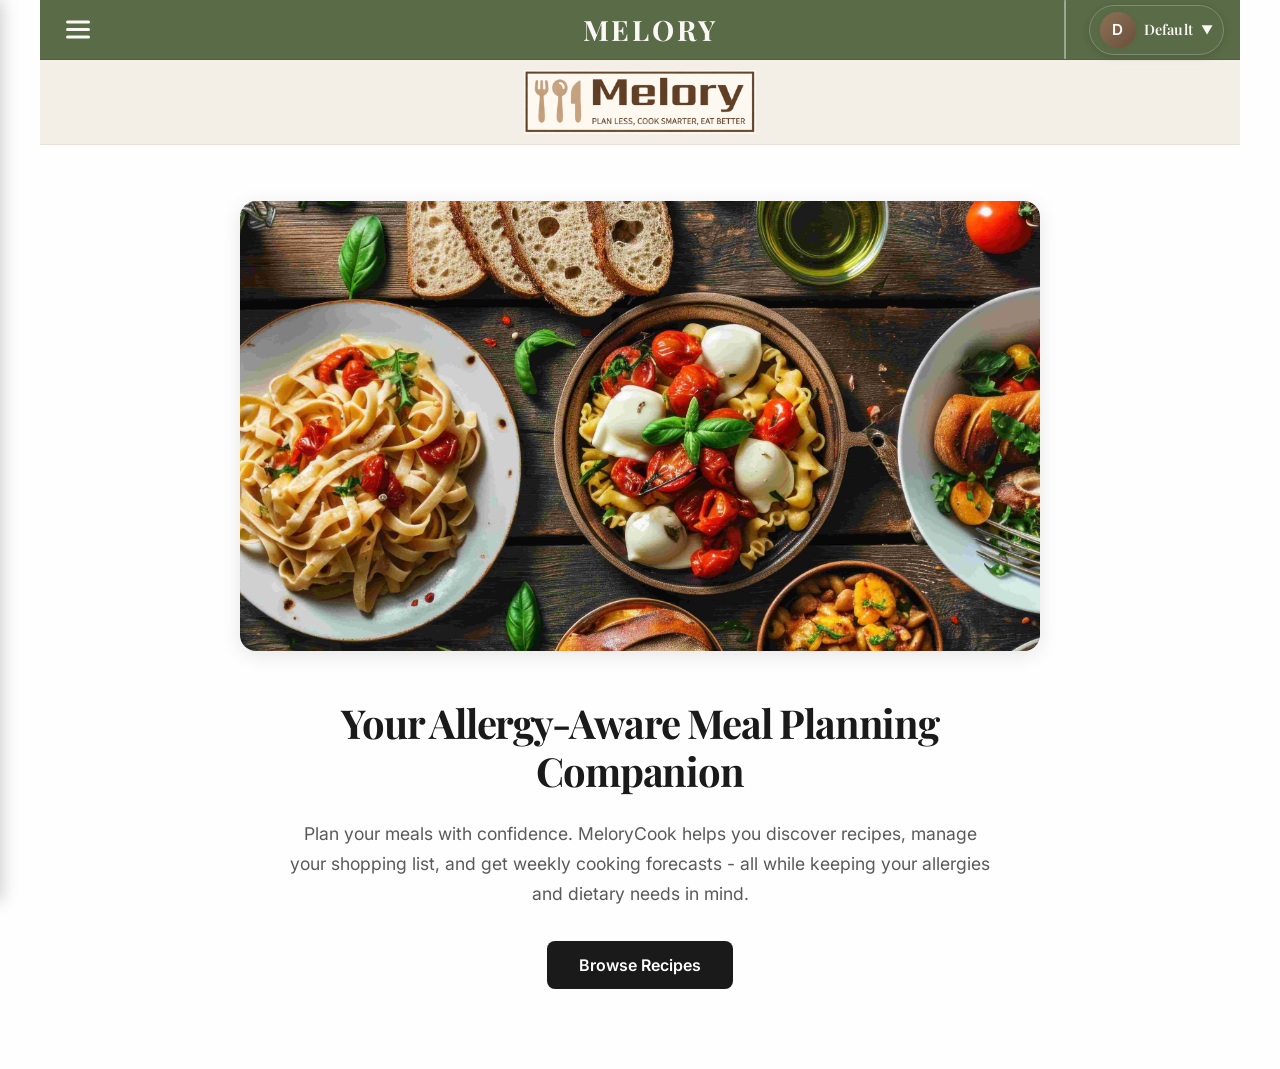
<file: index.html>
<!DOCTYPE html>
<html lang="en">
<head>
    <meta charset="UTF-8">
    <meta name="viewport" content="width=device-width, initial-scale=1.0">
    <title>MeloryCook</title>
    <link rel="stylesheet" href="styles.css">
</head>
<body>
    <div class="container">
        <header class="app-header">
            <div class="app-header__left">
                <button id="drawer-toggle-btn" class="drawer-toggle-btn" aria-label="Open navigation menu" title="Menu">
                    <span class="drawer-toggle-icon"></span>
                </button>
            </div>
            <div class="app-header__center">
                <h1 class="header-logo-text">MELORY</h1>
            </div>
            <div class="app-header__right" id="header-profile-container">
                <!-- Profile widget will be moved here by JS -->
            </div>
        </header>

        <!-- Brand Strip (shown on all pages including Home) -->
        <div id="brand-strip" class="brand-strip">
            <img
                src="images/brand/logo.png"
                alt="Melory logo"
                class="brand-strip__logo"
            />
        </div>

        <!-- Navigation Drawer -->
        <div id="drawer-overlay" class="drawer-overlay"></div>
        <nav id="navigation-drawer" class="navigation-drawer">
            <div class="drawer-header">
                <h2 class="drawer-title">Menu</h2>
                <button id="drawer-close-btn" class="drawer-close-btn" aria-label="Close navigation menu" title="Close">×</button>
            </div>
            <div class="drawer-content">
                <button class="drawer-item active" data-view="home">
                    <span class="drawer-item-icon">🏠</span>
                    <span class="drawer-item-text">Home</span>
                </button>
                <button class="drawer-item" data-view="recipes">
                    <span class="drawer-item-icon">📖</span>
                    <span class="drawer-item-text">Recipes</span>
                </button>
                <button class="drawer-item" data-view="shopping">
                    <span class="drawer-item-icon">🛒</span>
                    <span class="drawer-item-text">Shopping List</span>
                </button>
                <button class="drawer-item" data-view="forecast">
                    <span class="drawer-item-icon">📅</span>
                    <span class="drawer-item-text">Weekly Forecast</span>
                </button>
                <button class="drawer-item" data-view="allergies">
                    <span class="drawer-item-icon">⚠️</span>
                    <span class="drawer-item-text">Allergy Information</span>
                </button>
                <button class="drawer-item drawer-item-placeholder" data-view="scanner" disabled>
                    <span class="drawer-item-icon">📷</span>
                    <span class="drawer-item-text">Scanner</span>
                </button>
            </div>
        </nav>

        <nav class="main-nav">
            <button class="nav-btn active" data-view="recipes">Recipes</button>
            <button class="nav-btn" data-view="shopping">Shopping List</button>
            <button class="nav-btn" data-view="forecast">Weekly Forecast</button>
            <button class="nav-btn" data-view="allergies">Allergy Information</button>
        </nav>

        <!-- Home View -->
        <div id="home-view" class="view-section">
            <div class="home-container">
                <div class="home-hero">
                    <img src="images/brand/home-hero.jpg" alt="Delicious meals" class="home-hero-img">
                </div>
                <div class="home-content">
                    <h1 class="home-headline">Your Allergy-Aware Meal Planning Companion</h1>
                    <p class="home-description">
                        Plan your meals with confidence. MeloryCook helps you discover recipes, manage your shopping list, 
                        and get weekly cooking forecasts - all while keeping your allergies and dietary needs in mind.
                    </p>
                    <div class="home-cta-buttons">
                        <button class="home-cta-btn home-cta-primary" data-view="recipes">Browse Recipes</button>
                    </div>
                </div>
            </div>
        </div>

        <!-- Recipes View -->
        <div id="recipes-view" class="view-section hidden">
            <div class="recipe-search-section">
                <div class="recipe-search-input-wrapper">
                    <input type="text" id="recipe-search-input" class="recipe-search-input" placeholder="Search recipes...">
                    <button id="recipe-search-clear-btn" class="recipe-search-clear-btn" title="Clear search" style="display: none;">×</button>
                </div>
                <button id="recipe-search-local-btn" class="recipe-search-btn">Local</button>
                <button id="recipe-search-online-btn" class="recipe-search-btn">Online</button>
            </div>
            <div id="recipe-list" class="recipe-grid">
                <!-- Recipes will be dynamically loaded here -->
            </div>

            <div id="recipe-detail" class="recipe-detail hidden">
                <button id="back-btn" class="back-btn">← Back to Recipes</button>
                <div id="detail-content"></div>
            </div>
        </div>

        <!-- Shopping List View -->
        <div id="shopping-view" class="view-section hidden">
            <div class="shopping-container">
                <h2 class="section-title">🛒 Shopping List</h2>
                <div class="add-item-section">
                    <input type="text" id="grocery-input" class="grocery-input" placeholder="Add grocery item...">
                    <button id="add-grocery-btn" class="add-btn">Add</button>
                </div>
                <ul id="grocery-list" class="grocery-list">
                    <!-- Grocery items will be added here -->
                </ul>
                <button id="clear-list-btn" class="clear-btn">Clear All</button>
                <button id="reset-demo-btn" class="clear-btn" style="margin-top: 10px;">Reset Demo Data</button>
            </div>
        </div>

        <!-- Weekly Forecast View -->
        <div id="forecast-view" class="view-section hidden">
            <div class="forecast-container">
                <h2 class="section-title">📅 Weekly Cooking Forecast</h2>
                <p class="section-description">See what you can cook with your shopping list items and what you need to buy for next week</p>

                <div id="forecast-content" class="forecast-content">
                    <!-- Forecast results will be displayed here -->
                </div>
            </div>
        </div>

        <!-- Allergy Information View -->
        <div id="allergies-view" class="view-section hidden">
            <div class="allergy-container">
                <h2 class="section-title">⚠️ Allergy Information</h2>

                <div class="allergy-search-section">
                    <h3>Find Replacement Ingredients</h3>
                    <p class="section-description">Type in an ingredient you're allergic to and find suitable replacements</p>
                    <div class="search-box">
                        <div class="allergy-search-input-wrapper">
                            <input type="text" id="allergy-search-input" class="allergy-input" placeholder="Enter ingredient (e.g., milk, eggs, nuts)...">
                            <button id="allergy-search-clear-btn" class="allergy-search-clear-btn" title="Clear search" style="display: none;">×</button>
                        </div>
                        <button id="search-allergy-btn" class="search-btn">Search</button>
                    </div>
                    <div id="replacement-result" class="replacement-result hidden"></div>
                </div>

                <div class="allergy-list-section">
                    <h3>Common Allergies & Information</h3>
                    <p class="section-description">Learn about common food allergies and their symptoms</p>
                    <div id="allergy-list" class="allergy-list">
                        <!-- Allergy information will be displayed here -->
                    </div>
                </div>
            </div>
        </div>

        <!-- Scanner View (Placeholder) -->
        <div id="scanner-view" class="view-section hidden">
            <div class="scanner-container">
                <h2 class="section-title">📷 Ingredient Scanner</h2>
                <div class="scanner-placeholder">
                    <p class="scanner-placeholder-description">
                        Scan ingredient labels to automatically detect allergens and dietary information. 
                        This feature is currently in development and will be available soon.
                    </p>
                    <button class="scanner-upload-btn" disabled>
                        <span class="scanner-upload-icon">📤</span>
                        <span class="scanner-upload-text">Upload Label Image</span>
                    </button>
                </div>
            </div>
        </div>
    </div>

    <script src="data/allergens.js"></script>
    <script src="data/recipes.local.js"></script>
    <script src="data/cuisineTaxonomy.js"></script>
    <script src="data/providers.js"></script>
    <script src="src/ui/domUtils.js"></script>
    <script src="src/ui/renderCommonStates.js"></script>
    <script src="src/ui/renderRecipes.js"></script>
    <script src="src/ui/renderRecipeDetail.js"></script>
    <script src="src/ui/renderAddRecipeFab.js"></script>
    <script src="src/ui/renderAddRecipeModal.js"></script>
    <script src="src/app.js" defer></script>
    <div id="overlay-root"></div>
</body>
</html>
</file>
<file: styles.css>
/* Google Fonts Import */
@import url('https://fonts.googleapis.com/css2?family=Playfair+Display:wght@400;600;700&family=Inter:wght@400;500;600&display=swap');

:root {
    /* Minimalist Baker-inspired color tokens - Clean, white, content-first */
    --bg: #fefefe;
    --surface: #ffffff;
    --surface-muted: #fafafa;
    --text: #1a1a1a;
    --text-muted: #5a5a5a;
    --border: #e8e8e8;
    --accent-peach: #f4a88a;
    --accent-terracotta: #c97d60;
    --brand-forest: #232a17;
    --brand-olive: #5a6b47;
    --link: #c97d60;
    --link-hover: #b86a4d;
    --focus: #c97d60;
    
    /* Floating widget colors */
    --fab-bg: #D7E6C8;
    --fab-bg-hover: #CFE0BE;
    
    /* Legacy support (mapped to new tokens) */
    --surface: var(--surface);
    --muted: var(--text-muted);
    --brand: var(--brand-forest);
    --accent: var(--accent-terracotta);
    --shadow: 0 10px 30px rgba(0, 0, 0, 0.10);
    --radius: 14px;
    
    /* MeloryCook legacy variables (mapped to new tokens) */
    --mc-bg: var(--bg);
    --mc-surface: var(--surface);
    --mc-ink: var(--text);
    --mc-muted: var(--text-muted);
    --mc-border: var(--border);
    --mc-green: var(--brand-forest);
    --mc-beige: var(--surface-muted);
    --mc-accent: var(--accent-terracotta);
    
    /* Typography */
    --font-heading: 'Playfair Display', Georgia, serif;
    --font-body: 'Inter', -apple-system, BlinkMacSystemFont, 'Segoe UI', sans-serif;
}

* {
    margin: 0;
    padding: 0;
    box-sizing: border-box;
}

html, body {
    background: var(--mc-bg);
    color: var(--mc-ink);
    font-family: var(--font-body);
    font-size: 16px;
    line-height: 1.7;
    min-height: 100vh;
    padding: 0;
    -webkit-font-smoothing: antialiased;
    -moz-osx-font-smoothing: grayscale;
}

h1, h2, h3, h4, h5, h6 {
    font-family: var(--font-heading);
    letter-spacing: -0.02em;
    line-height: 1.2;
    font-weight: 700;
    color: var(--mc-ink);
}

p, .muted, .secondary-text {
    color: var(--mc-muted);
}

.container {
    max-width: 1400px;
    margin: 0 auto;
    padding: 0 40px;
}

header {
    text-align: center;
    color: var(--text);
    margin-bottom: 0;
    padding: 0;
    min-height: auto;
    height: auto;
    overflow: visible;
}

.app-header {
    position: sticky;
    top: 0;
    background: var(--brand-olive);
    border-bottom: 1px solid rgba(0, 0, 0, 0.1);
    padding: 0 16px;
    display: flex !important;
    align-items: center;
    justify-content: space-between;
    z-index: 50;
    margin-bottom: 0;
    height: 60px;
    min-height: 60px;
    max-height: 60px;
    visibility: visible !important;
}

.app-header__left {
    display: flex;
    align-items: center;
    flex: 0 0 auto;
}

.app-header__center {
    flex: 1;
    display: flex;
    align-items: center;
    justify-content: center;
    margin: 0 20px;
}

.header-logo-text {
    font-family: var(--font-heading);
    font-size: 1.75rem;
    font-weight: 700;
    letter-spacing: 0.1em;
    color: #faf8f4;
    text-transform: uppercase;
    margin: 0;
    padding: 0;
    line-height: 1;
    transform: translateX(76px);
}

.app-header__right {
    display: flex !important;
    align-items: center;
    justify-content: flex-end;
    position: relative;
    min-width: 160px;
    flex: 0 0 auto;
    height: 100%;
    border-left: 2px solid rgba(255, 255, 255, 0.4);
    border-radius: 1px;
    padding-left: 16px;
    margin-left: 16px;
    visibility: visible !important;
}

/* Brand Strip */
.brand-strip {
    min-height: 76px;
    padding: 10px 24px;
    margin-top: 0;
    display: flex;
    align-items: center;
    justify-content: center;
    background: #f4efe6;
    border-bottom: 1px solid rgba(0, 0, 0, 0.06);
    margin-bottom: 16px;
}

.brand-strip__logo {
    width: 70%;
    max-width: 760px;
    max-height: 64px;
    height: auto;
    object-fit: contain;
    opacity: 1;
}


/* Profile Widget - Card Layout */
.app-header__right .profile-widget {
    position: relative;
    display: inline-flex !important;
    align-items: center;
    top: auto;
    right: auto;
    left: auto;
    z-index: 60;
    width: auto;
    min-width: auto;
    max-width: 100%;
    margin: 0;
    flex: 0 0 auto;
    visibility: visible !important;
}

/* Fallback for profile widget if not in header */
.profile-widget {
    position: relative;
    top: auto;
    right: auto;
    z-index: 60;
    min-width: 280px;
    max-width: 320px;
}

/* Ensure profile widget in header is always visible */
.app-header__right #header-profile-container .profile-widget,
.app-header__right .profile-widget {
    display: inline-flex !important;
    visibility: visible !important;
    opacity: 1 !important;
}

.profile-card {
    background: var(--surface);
    border: 1px solid var(--border);
    border-radius: var(--radius);
    box-shadow: 0 2px 8px rgba(0, 0, 0, 0.12);
    overflow: visible;
    position: relative;
    width: auto;
    max-width: 100%;
}

/* Ensure profile card is positioning context for dropdown */
.app-header__right .profile-card {
    position: relative;
}

.profile-card-header {
    display: flex;
    align-items: center;
    gap: 12px;
    padding: 16px;
    background: transparent;
    width: auto;
    flex: 0 0 auto;
}

/* Profile chip container - wraps header and settings button */
.app-header__right .profile-card {
    flex: 0 0 auto;
    width: auto;
    height: 100%;
    display: inline-flex;
    align-items: center;
    gap: 8px;
    background: transparent;
    border: 1px solid rgba(255, 255, 255, 0.22);
    border-radius: 999px;
    padding: 6px 10px;
    transition: background 0.2s ease, border-color 0.2s ease;
    cursor: pointer;
}

.app-header__right .profile-card-header {
    flex: 0 0 auto;
    width: auto;
    height: auto;
    display: inline-flex;
    align-items: center;
    gap: 8px;
    padding: 0;
    margin: 0;
    transform: none;
    background: transparent;
    border: none;
    border-radius: 0;
    transition: none;
    cursor: default;
    pointer-events: none;
}

.app-header__right .profile-card:hover {
    background: rgba(255, 255, 255, 0.08);
    border-color: rgba(255, 255, 255, 0.3);
}

/* Remove white border when dropdown is open to prevent white line artifact */
body.profile-menu-open .app-header__right .profile-card {
    border-color: transparent;
}

/* Show profile name in header, hide subtitle */
.app-header__right .profile-info {
    display: block;
    flex: 0 1 auto;
    min-width: 0;
}

.app-header__right .profile-info .profile-subtitle {
    display: none;
}

.app-header__right .profile-info .profile-name {
    font-family: var(--font-heading);
    font-size: 0.9rem;
    font-weight: 600;
    color: #faf8f4;
    margin: 0;
    line-height: 1.2;
    white-space: nowrap;
    overflow: hidden;
    text-overflow: ellipsis;
    max-width: 120px;
}

.profile-avatar {
    width: 56px;
    height: 56px;
    border-radius: 50%;
    background: linear-gradient(135deg, #8B7355 0%, #6B4E3D 100%);
    display: flex;
    align-items: center;
    justify-content: center;
    color: white;
    font-size: 1.5rem;
    font-weight: 600;
    cursor: pointer;
    flex-shrink: 0;
    transition: transform 0.2s ease, box-shadow 0.2s ease;
    box-shadow: 0 2px 8px rgba(92, 64, 51, 0.2);
    overflow: hidden;
    position: relative;
}

.app-header__right .profile-avatar {
    width: 36px;
    height: 36px;
    border-radius: 999px;
    font-size: 0.95rem;
    box-shadow: 0 1px 4px rgba(92, 64, 51, 0.15);
    flex-shrink: 0;
}

.profile-avatar.has-avatar {
    background: transparent;
}

.profile-avatar-img {
    width: 100%;
    height: 100%;
    object-fit: cover;
    border-radius: 50%;
}

.app-header__right .profile-avatar-img {
    width: 36px;
    height: 36px;
    border-radius: 999px;
    object-fit: cover;
}

.profile-avatar:hover {
    transform: scale(1.05);
    box-shadow: 0 4px 12px rgba(92, 64, 51, 0.3);
}

.profile-avatar:focus {
    outline: 2px solid #8B7355;
    outline-offset: 2px;
}

.profile-info {
    flex: 1;
    min-width: 0;
}

.app-header__right .profile-info {
    flex: 0 1 auto;
    max-width: 200px;
}

.profile-name {
    font-family: ui-serif, Georgia, "Times New Roman", serif;
    font-size: 1.1rem;
    font-weight: 600;
    color: var(--text);
    margin: 0 0 4px 0;
    white-space: nowrap;
    overflow: hidden;
    text-overflow: ellipsis;
    letter-spacing: 0.2px;
}

.profile-subtitle {
    font-family: ui-serif, Georgia, "Times New Roman", serif;
    font-size: 0.85rem;
    color: var(--muted);
    margin: 0;
}

.profile-settings-btn {
    width: 100%;
    padding: 10px 16px;
}

.app-header__right .profile-settings-btn {
    width: auto;
    min-width: auto;
    white-space: nowrap;
    padding: 0;
    margin: 0;
    border: none;
    background: transparent;
    color: #faf8f4;
    font-size: 0.85rem;
    display: inline-flex;
    align-items: center;
    gap: 4px;
}

.app-header__right .profile-card-header .profile-settings-btn {
    color: #faf8f4;
}

.app-header__right .profile-card-header .profile-settings-chevron {
    color: #faf8f4;
}

.app-header__right .profile-card-header .profile-settings-btn span {
    color: #faf8f4;
}

/* Hide "Settings" text, show only caret in header */
.app-header__right .profile-settings-btn span:first-child {
    display: none;
}

.profile-settings-btn:hover {
    background: #1a1f10;
}

.profile-settings-btn:focus {
    outline: 2px solid #8B7355;
    outline-offset: -2px;
}

.profile-settings-chevron {
    font-size: 0.75rem;
    transition: transform 0.3s ease;
    display: inline-block;
}

.profile-settings-btn[aria-expanded="true"] .profile-settings-chevron {
    transform: rotate(180deg);
}

.profile-settings-body {
    padding: 16px;
    transition: max-height 0.3s ease, padding 0.3s ease, opacity 0.3s ease;
    overflow: hidden;
    opacity: 1 !important;
    position: relative;
    z-index: 61;
    box-sizing: border-box;
    background-color: #f6f1e8 !important;
    background: #f6f1e8 !important;
    backdrop-filter: none !important;
    -webkit-backdrop-filter: none !important;
    filter: none !important;
    mix-blend-mode: normal !important;
}

/* Override padding for header dropdown */
.app-header__right .profile-settings-body:not(.collapsed) {
    padding: 20px;
}

/* Profile panel identity rail */
.app-header__right .profile-settings-body {
    padding-right: 36px;
    position: relative;
}

/* Profile panel rail element */
.app-header__right .profile-panel__rail {
    position: absolute;
    top: 14px;
    bottom: 14px;
    right: 14px;
    width: 2px;
    background: rgba(255, 255, 255, 0.6);
    border-radius: 2px;
    pointer-events: none;
    z-index: 1;
}


/* Dropdown positioning when in header (legacy - for backward compatibility) */
.app-header__right .profile-settings-body {
    position: absolute;
    top: calc(100% + 10px);
    right: 0;
    width: 340px;
    max-width: min(90vw, 360px);
    background-color: #f6f1e8 !important;
    background: #f6f1e8 !important;
    color: #1e1e1e;
    border: 1px solid rgba(0, 0, 0, 0.08);
    border-radius: var(--radius);
    box-shadow: 0 16px 40px rgba(0, 0, 0, 0.22), 0 4px 12px rgba(0, 0, 0, 0.12);
    backdrop-filter: none !important;
    -webkit-backdrop-filter: none !important;
    filter: none !important;
    mix-blend-mode: normal !important;
    opacity: 1 !important;
    z-index: 60;
    box-sizing: border-box;
    padding: 20px;
}

/* Overlay root container - top-level mount for UI overlays */
#overlay-root {
    position: relative;
    z-index: 9999;
}

/* Profile Dropdown Backdrop Overlay */
.profile-dropdown-backdrop {
    position: fixed !important;
    top: 0;
    left: 0;
    right: 0;
    bottom: 0;
    inset: 0;
    background: rgba(0, 0, 0, 0.4);
    z-index: 9998 !important;
    pointer-events: auto !important;
    animation: fadeInOverlay 0.2s ease;
}

.profile-dropdown-backdrop.hidden {
    display: none;
}

/* Dropdown positioning when in overlay-root (escapes stacking contexts) */
#overlay-root .profile-settings-body {
    position: fixed !important;
    width: 340px;
    max-width: min(90vw, 360px);
    background-color: #f6f1e8 !important;
    background: #f6f1e8 !important;
    color: #1e1e1e;
    border: 1px solid rgba(0, 0, 0, 0.08);
    border-radius: var(--radius);
    box-shadow: 0 16px 40px rgba(0, 0, 0, 0.22), 0 4px 12px rgba(0, 0, 0, 0.12);
    backdrop-filter: none !important;
    -webkit-backdrop-filter: none !important;
    filter: none !important;
    mix-blend-mode: normal !important;
    opacity: 1 !important;
    z-index: 9999 !important;
    pointer-events: auto !important;
    box-sizing: border-box;
    padding: 20px;
    padding-right: 36px;
}

/* Disable pointer-events on recipe floating UI when profile menu is open (Recipes page only) */
body.profile-menu-open #recipes-view .fab-stack,
body.profile-menu-open #recipes-view .fab-stack > *,
body.profile-menu-open #recipes-view .like-btn,
body.profile-menu-open #recipes-view .recipe-badge,
body.profile-menu-open #recipes-view .mini-flag {
    pointer-events: none !important;
}

/* Ensure dropdown remains interactive */
body.profile-menu-open #overlay-root .profile-settings-body {
    pointer-events: auto !important;
}

/* Profile Menu Container */
.profile-menu {
    padding: 0;
    display: flex;
    flex-direction: column;
    gap: 16px;
}

/* Adjust dropdown body padding when using profile-menu */
.profile-settings-body .profile-menu {
    padding: 0;
}

#overlay-root .profile-settings-body .profile-menu {
    padding: 0;
}

/* Profile Menu Section Cards */
.profile-menu__section {
    background: #ffffff;
    border-radius: 8px;
    box-shadow: 0 2px 8px rgba(0, 0, 0, 0.08);
    padding: 16px;
    margin-bottom: 0;
    position: relative;
    border-left: 4px solid #6B8E23;
}

/* Section Title */
.profile-menu__sectionTitle {
    font-weight: 700;
    font-size: 1rem;
    color: #1e1e1e;
    margin-bottom: 12px;
    margin-top: 0;
    line-height: 1.4;
    letter-spacing: 0.01em;
}

/* Ensure section content is properly spaced */
.profile-menu__section .profile-section {
    margin: 0;
    padding: 0;
}

/* Unified button style for all profile dropdown buttons */
.profile-menu__button {
    background: #000000 !important; /* Black background */
    color: #ffffff !important; /* White text */
    border: none !important;
    border-radius: 8px;
    padding: 10px 20px;
    font-weight: 500;
    font-size: 0.9rem;
    font-family: var(--font-body, 'Segoe UI', Tahoma, Geneva, Verdana, sans-serif);
    cursor: pointer;
    transition: all 0.2s ease;
    min-height: 40px;
    display: inline-flex;
    align-items: center;
    justify-content: center;
    white-space: nowrap;
    box-shadow: none;
}

.profile-menu__button:hover {
    background: #1a1a1a !important; /* Slightly lighter black on hover */
    color: #ffffff !important;
}

.profile-menu__button:active {
    background: #2a2a2a !important; /* Lighter black on active */
    color: #ffffff !important;
}

.profile-menu__button:focus-visible {
    outline: 2px solid #8B7355;
    outline-offset: 2px;
}

.profile-menu__button:disabled {
    opacity: 0.5;
    cursor: not-allowed;
}

/* Override delete button styles to match unified black button style */
.profile-menu__button.profile-delete-btn {
    background: #000000 !important; /* Black background */
    color: #ffffff !important; /* White text */
    border: none !important;
}

.profile-menu__button.profile-delete-btn:hover:not(:disabled) {
    background: #1a1a1a !important; /* Slightly lighter black on hover */
    color: #ffffff !important;
    border: none !important;
}

.profile-menu__button.profile-delete-btn:active:not(:disabled) {
    background: #2a2a2a !important; /* Lighter black on active */
    color: #ffffff !important;
    border: none !important;
}

/* Clear button: smaller size to fit inside the input wrapper border */
.profile-allergies-input-wrapper .profile-menu__button {
    position: absolute;
    right: 6px;
    top: 50%;
    transform: translateY(-50%);
    min-height: 32px !important; /* Smaller to fit inside section */
    padding: 6px 12px !important; /* Smaller padding */
    font-size: 0.85rem !important; /* Slightly smaller font */
}

/* Add button: similar size to Clear button, positioned below input */
.profile-section #profile-add-btn {
    margin-top: 8px;
    min-height: 32px !important; /* Match Clear button height */
    padding: 6px 12px !important; /* Match Clear button padding */
    font-size: 0.85rem !important; /* Match Clear button font size */
    width: auto;
}

/* Screen reader only class */
.sr-only {
    position: absolute;
    width: 1px;
    height: 1px;
    padding: 0;
    margin: -1px;
    overflow: hidden;
    clip: rect(0, 0, 0, 0);
    white-space: nowrap;
    border-width: 0;
}

/* Ensure profile panel and all wrappers are fully opaque */
.app-header__right .profile-widget,
.app-header__right .profile-card,
.app-header__right .profile-settings-body {
    opacity: 1 !important;
    filter: none !important;
    backdrop-filter: none !important;
    -webkit-backdrop-filter: none !important;
    mix-blend-mode: normal !important;
}

/* Ensure profile panel surface is solid */
.app-header__right .profile-settings-body:not(.collapsed) {
    background-color: #f6f1e8 !important;
    background: #f6f1e8 !important;
    opacity: 1 !important;
}

/* Global override: Profile panel always fully opaque regardless of page context */
.profile-settings-body,
.profile-settings-body:not(.collapsed),
.app-header__right .profile-settings-body,
.app-header__right .profile-settings-body:not(.collapsed),
#overlay-root .profile-settings-body:not(.collapsed) {
    opacity: 1 !important;
    filter: none !important;
    backdrop-filter: none !important;
    -webkit-backdrop-filter: none !important;
    mix-blend-mode: normal !important;
    background-color: #f6f1e8 !important;
    background: #f6f1e8 !important;
}

.profile-settings-body.collapsed {
    max-height: 0;
    padding: 0 20px;
    overflow: hidden;
    opacity: 0;
    border: none !important;
    box-shadow: none !important;
    pointer-events: none;
}

.app-header__right .profile-settings-body.collapsed {
    /* Maintain absolute positioning even when collapsed */
    position: absolute;
    top: calc(100% + 10px);
    right: 0;
    width: 340px;
    max-width: min(90vw, 360px);
    background: #f4efe6;
    opacity: 0;
    border: none !important;
    box-shadow: none !important;
    pointer-events: none;
}

/* Dropdown collapsed state when in overlay-root */
#overlay-root .profile-settings-body.collapsed {
    opacity: 0;
    pointer-events: none;
    max-height: 0;
    padding: 0 20px;
    overflow: hidden;
    border: none !important;
    box-shadow: none !important;
}

.profile-section {
    margin-bottom: 16px;
}

.profile-section:last-child {
    margin-bottom: 0;
}

.profile-section label {
    font-family: 'Segoe UI', Tahoma, Geneva, Verdana, sans-serif;
    display: block;
    font-size: 0.9rem;
    color: #5C4033;
    margin-bottom: 6px;
    font-weight: 500;
}

/* Profile panel section styling */
.app-header__right .profile-settings-body .profile-section {
    background: rgba(255, 255, 255, 0.55);
    border: 1px solid rgba(0, 0, 0, 0.06);
    border-left: 4px solid var(--brand-olive);
    border-radius: 12px;
    padding: 14px;
    margin-bottom: 12px;
}

.app-header__right .profile-settings-body .profile-section:last-child {
    margin-bottom: 0;
}

.app-header__right .profile-settings-body .profile-section label {
    color: #1e1e1e;
    font-weight: 700;
    letter-spacing: 0.02em;
    margin-bottom: 8px;
    font-size: 0.95rem;
}

.profile-select {
    font-family: 'Segoe UI', Tahoma, Geneva, Verdana, sans-serif;
    width: 100%;
    padding: 8px 12px;
    border: 2px solid #E6D3B3;
    border-radius: 6px;
    font-size: 0.9rem;
    color: #5C4033;
    background: white;
    cursor: pointer;
}

.app-header__right .profile-settings-body .profile-select {
    background: #ffffff;
    color: #1e1e1e;
    border: 1px solid rgba(0, 0, 0, 0.15);
    border-radius: 10px;
    height: 40px;
    padding: 0 14px;
    font-size: 0.9rem;
    box-sizing: border-box;
}

.profile-select:focus {
    outline: none;
    border-color: #8B7355;
}

.profile-add-section {
    display: flex;
    gap: 6px;
}

.profile-allergies-input-wrapper {
    position: relative;
    display: flex;
    align-items: center;
}

.profile-input {
    font-family: var(--font-body);
    flex: 1;
    padding: 10px 14px;
    border: 1px solid var(--border);
    border-radius: 6px;
    font-size: 0.9rem;
    color: var(--text);
    background: white;
}

.app-header__right .profile-settings-body .profile-input {
    background: #ffffff;
    color: #1e1e1e;
    border: 1px solid rgba(0, 0, 0, 0.15);
    border-radius: 10px;
    height: 40px;
    padding: 0 14px;
    box-sizing: border-box;
}

.profile-allergies-input-wrapper .profile-input {
    padding-right: 80px;
}

.profile-input:focus {
    outline: none;
    border-color: #8B7355;
}

.profile-allergies-clear-btn {
    position: absolute;
    right: 6px;
    top: 50%;
    transform: translateY(-50%);
    background: transparent;
    border: 1px solid #D0D0D0;
    color: #6B6B6B;
    font-size: 0.75rem;
    font-weight: 500;
    cursor: pointer;
    padding: 4px 10px;
    border-radius: 4px;
    transition: all 0.2s ease;
    font-family: 'Segoe UI', Tahoma, Geneva, Verdana, sans-serif;
}

.app-header__right .profile-settings-body .profile-allergies-clear-btn {
    background: #ffffff;
    color: #1e1e1e;
    border: 1px solid rgba(0, 0, 0, 0.15);
    min-height: 32px;
    padding: 6px 12px;
    border-radius: 8px;
    font-size: 0.85rem;
}

.profile-allergies-clear-btn:hover {
    background: #F0F0F0;
    border-color: #B0B0B0;
    color: #5C4033;
}

.profile-allergies-clear-btn:active {
    background: #E0E0E0;
}

.profile-avatar-actions {
    display: flex;
    gap: 8px;
    flex-wrap: wrap;
}

.app-header__right .profile-settings-body .profile-avatar-actions {
    gap: 10px;
}

.profile-btn {
    font-family: var(--font-body);
    background: var(--mc-ink);
    color: white;
    border: none;
    padding: 10px 20px;
    border-radius: 6px;
    font-size: 0.9rem;
    cursor: pointer;
    transition: all 0.2s ease;
    font-weight: 500;
    white-space: nowrap;
    box-shadow: none;
}

.app-header__right .profile-settings-body .profile-btn {
    background: var(--brand-olive);
    color: #faf8f4;
    border: none;
    min-height: 40px;
    padding: 10px 20px;
    display: inline-flex;
    align-items: center;
    justify-content: center;
}

.profile-btn:hover {
    background: #1a1a1a;
    color: white;
    transform: none;
}

.app-header__right .profile-settings-body .profile-btn:hover {
    background: #4a5a3a;
    color: #faf8f4;
}

.profile-btn:active {
    background: var(--brand-forest);
    color: white;
}

.app-header__right .profile-settings-body .profile-btn:active {
    background: #3a4a2a;
    color: #faf8f4;
}

.profile-btn:focus-visible {
    outline: 2px solid var(--focus);
    outline-offset: 2px;
}

/* Secondary buttons (Change picture, Remove picture) */
.app-header__right .profile-settings-body .profile-btn-secondary {
    background: #ffffff;
    color: #1e1e1e;
    border: 1px solid rgba(0, 0, 0, 0.15);
    min-height: 40px;
    padding: 10px 20px;
    display: inline-flex;
    align-items: center;
    justify-content: center;
}

.app-header__right .profile-settings-body .profile-btn-secondary:hover {
    background: #f8f8f8;
    color: #1e1e1e;
    border-color: rgba(0, 0, 0, 0.25);
}

.app-header__right .profile-settings-body .profile-btn-secondary:active {
    background: #f0f0f0;
    color: #1e1e1e;
}

.profile-delete-btn {
    font-family: var(--font-body);
    background: transparent;
    color: var(--text-muted);
    border: 1px solid var(--border);
    padding: 10px 20px;
    border-radius: 6px;
    font-size: 0.9rem;
    cursor: pointer;
    transition: all 0.2s ease;
    font-weight: 500;
    width: 100%;
    box-shadow: none;
}

.app-header__right .profile-settings-body .profile-delete-btn {
    background: transparent;
    color: #1e1e1e;
    border: 1px solid rgba(0, 0, 0, 0.2);
    min-height: 40px;
    padding: 10px 20px;
    display: inline-flex;
    align-items: center;
    justify-content: center;
    width: 100%;
    box-sizing: border-box;
}

.profile-delete-btn:hover:not(:disabled) {
    background: transparent;
    color: var(--text);
    border-color: var(--border);
    transform: none;
}

.app-header__right .profile-settings-body .profile-delete-btn:hover:not(:disabled) {
    background: rgba(0, 0, 0, 0.05);
    color: #1e1e1e;
    border-color: rgba(0, 0, 0, 0.3);
}

.profile-delete-btn:active:not(:disabled) {
    background: transparent;
    color: var(--text);
}

.app-header__right .profile-settings-body .profile-delete-btn:active:not(:disabled) {
    background: rgba(0, 0, 0, 0.08);
    color: #1e1e1e;
}

.profile-delete-btn:focus-visible {
    outline: 2px solid var(--focus);
    outline-offset: 2px;
}

.profile-delete-btn:disabled {
    opacity: 0.5;
    cursor: not-allowed;
}

/* Floating Widget Stack Container */
.fab-stack {
    position: fixed;
    right: 24px;
    bottom: 24px;
    display: flex;
    flex-direction: column-reverse;
    gap: 14px;
    z-index: 80;
    pointer-events: none;
}

.fab-stack > * {
    pointer-events: auto;
}

/* Log Floating Action Button */
.log-fab {
    position: relative !important;
    bottom: auto !important;
    right: auto !important;
    width: 88px;
    height: 88px;
    border-radius: 50%;
    background: var(--fab-bg);
    color: var(--text);
    border: 1px solid rgba(0, 0, 0, 0.08);
    cursor: pointer;
    box-shadow: 0 4px 12px rgba(0, 0, 0, 0.12);
    z-index: 1;
    display: flex;
    align-items: center;
    justify-content: center;
    transition: all 0.3s ease;
    padding: 0;
    margin: 0;
}

.log-fab-icon {
    font-size: 2.8rem;
    line-height: 1;
    display: flex;
    align-items: center;
    justify-content: center;
}

.log-fab-indicator {
    position: absolute;
    top: 6px;
    right: 6px;
    width: 16px;
    height: 16px;
    border-radius: 50%;
    background: #FF1744;
    border: 3px solid #FFFEF9;
    box-shadow: 0 2px 4px rgba(0, 0, 0, 0.2);
    pointer-events: none;
}

.log-fab-indicator.hidden {
    display: none;
}

.log-fab:hover {
    background: var(--fab-bg-hover);
    transform: scale(1.05);
    box-shadow: 0 6px 16px rgba(0, 0, 0, 0.16);
}

.log-fab:focus {
    outline: 2px solid var(--fab-bg-hover);
    outline-offset: 2px;
}

.log-fab:active {
    transform: scale(0.98);
}

.log-fab.hidden {
    display: none;
}

/* Log Overlay */
.log-overlay {
    position: fixed;
    top: 0;
    left: 0;
    right: 0;
    bottom: 0;
    background: rgba(0, 0, 0, 0.4);
    z-index: 1000;
    animation: fadeInOverlay 0.2s ease;
}

@keyframes fadeInOverlay {
    from {
        opacity: 0;
    }
    to {
        opacity: 1;
    }
}

.log-overlay.hidden {
    display: none;
}

/* Log Panel (Drawer) */
.log-panel {
    position: fixed;
    top: 0;
    right: 0;
    bottom: 0;
    width: 100%;
    max-width: 400px;
    background: #FFFEF9;
    border-left: 2px solid #8B7355;
    box-shadow: -4px 0 20px rgba(92, 64, 51, 0.3);
    z-index: 1001;
    display: flex;
    flex-direction: column;
    animation: slideInRight 0.3s ease;
}

.log-panel.hidden {
    display: none;
}

@keyframes slideInRight {
    from {
        transform: translateX(100%);
    }
    to {
        transform: translateX(0);
    }
}

.log-panel-header {
    display: flex;
    justify-content: space-between;
    align-items: center;
    padding: 16px;
    background: #8B7355;
    color: white;
    flex-shrink: 0;
    border-bottom: 1px solid rgba(107, 78, 61, 0.3);
}

.log-panel-header h3 {
    font-family: 'Segoe UI', Tahoma, Geneva, Verdana, sans-serif;
    font-size: 1.1rem;
    font-weight: 600;
    margin: 0;
    color: white; /* White text for Log title */
}

.log-close-btn {
    background: transparent;
    border: none;
    color: white;
    font-size: 1.8rem;
    cursor: pointer;
    padding: 0;
    width: 32px;
    height: 32px;
    display: flex;
    align-items: center;
    justify-content: center;
    line-height: 1;
    transition: transform 0.2s ease;
    border-radius: 4px;
}

.log-close-btn:hover {
    background: rgba(255, 255, 255, 0.15);
    color: white;
    transform: scale(1.1);
}

.log-close-btn:active {
    background: rgba(255, 255, 255, 0.2);
    color: white;
}

.log-close-btn:focus {
    outline: 2px solid white;
    outline-offset: 2px;
}

.log-panel-body {
    padding: 16px;
    display: flex;
    flex-direction: column;
    flex: 1;
    min-height: 0;
    overflow-y: auto;
    overflow-x: hidden;
}

.log-entry-section {
    margin-bottom: 16px;
    flex-shrink: 0;
}

.log-textarea {
    font-family: var(--font-body);
    width: 100%;
    padding: 12px 16px;
    border: 1px solid var(--mc-border);
    border-radius: 6px;
    font-size: 0.9rem;
    color: #5C4033;
    background: white;
    resize: vertical;
    min-height: 60px;
    margin-bottom: 8px;
}

.log-textarea:focus {
    outline: none;
    border-color: #8B7355;
}

.log-btn {
    font-family: 'Segoe UI', Tahoma, Geneva, Verdana, sans-serif;
    background: #8B7355;
    color: white;
    border: none;
    padding: 8px 16px;
    border-radius: 6px;
    font-size: 0.9rem;
    cursor: pointer;
    transition: all 0.3s ease;
    font-weight: 500;
    width: 100%;
}

.log-btn:hover {
    background: #5a3d2e;
    color: white;
    transform: translateY(-1px);
}

.log-btn:active {
    background: #4a2f1f;
    color: white;
}

.log-btn:focus-visible {
    outline: 2px solid #8B7355;
    outline-offset: 2px;
}

.log-entries {
    flex: 1;
    margin-top: 8px;
    min-height: 0;
}

.log-entry {
    display: flex;
    justify-content: space-between;
    align-items: flex-start;
    padding: 10px;
    margin-bottom: 8px;
    background: white;
    border: 1px solid #E6D3B3;
    border-radius: 6px;
    transition: all 0.2s ease;
}

.log-entry:hover {
    box-shadow: 0 2px 6px rgba(92, 64, 51, 0.1);
}

.log-entry-content {
    flex: 1;
    min-width: 0;
}

.log-entry-text {
    font-family: 'Segoe UI', Tahoma, Geneva, Verdana, sans-serif;
    font-size: 0.9rem;
    color: #5C4033;
    margin-bottom: 4px;
    word-wrap: break-word;
    white-space: pre-wrap;
}

.log-entry-time {
    font-family: 'Segoe UI', Tahoma, Geneva, Verdana, sans-serif;
    font-size: 0.75rem;
    color: #8B7355;
}

.log-delete-btn {
    font-family: 'Segoe UI', Tahoma, Geneva, Verdana, sans-serif;
    background: #D2B48C;
    color: white;
    border: none;
    width: 22px;
    height: 22px;
    border-radius: 50%;
    cursor: pointer;
    font-size: 1.2rem;
    line-height: 1;
    transition: all 0.3s ease;
    flex-shrink: 0;
    margin-left: 8px;
    display: flex;
    align-items: center;
    justify-content: center;
    padding: 0;
}

.log-delete-btn:hover {
    background: #9a6f09;
    color: white;
    transform: scale(1.1);
}

.log-delete-btn:active {
    background: #7a5707;
    color: white;
}

.log-delete-btn:focus-visible {
    outline: 2px solid #D2B48C;
    outline-offset: 2px;
}

.log-empty {
    font-family: var(--font-body);
    text-align: center;
    padding: 40px 20px;
    color: var(--text-muted);
    font-size: 0.95rem;
    line-height: 1.7;
    font-style: italic;
}

/* Navigation */
.main-nav {
    display: none; /* Hidden visually but kept in DOM for JS compatibility */
    justify-content: center;
    gap: 0;
    margin-bottom: 64px;
    flex-wrap: wrap;
    padding: 0;
    border-bottom: 1px solid var(--border);
}

.nav-btn {
    font-family: var(--font-body);
    background: transparent;
    color: var(--text-muted);
    border: none;
    border-bottom: 2px solid transparent;
    padding: 12px 20px;
    border-radius: 0;
    font-size: 0.95rem;
    cursor: pointer;
    transition: all 0.2s ease;
    font-weight: 500;
    letter-spacing: 0.01em;
    position: relative;
}

.nav-btn:hover {
    color: var(--text);
    background: transparent;
}

.nav-btn:active {
    color: var(--text);
    background: transparent;
}

.nav-btn:focus-visible {
    outline: 2px solid var(--focus);
    outline-offset: 2px;
}

.nav-btn.active {
    background: transparent;
    color: var(--text);
    border-bottom-color: var(--brand-forest);
    font-weight: 600;
}

.nav-btn.active:hover {
    background: transparent;
    color: var(--text);
    border-bottom-color: var(--brand-forest);
}

/* Recipe Search Toggle Buttons */
.recipe-search-section {
    display: flex;
    gap: 12px;
    margin-bottom: 50px;
    align-items: center;
    max-width: 100%;
}

.recipe-search-input-wrapper {
    position: relative;
    flex: 1;
    display: flex;
    align-items: center;
}

.recipe-search-input {
    font-family: var(--font-body);
    width: 100%;
    padding: 14px 40px 14px 18px;
    border: 1px solid var(--mc-border);
    border-radius: 8px;
    font-size: 1rem;
    color: var(--mc-ink);
    background: var(--mc-surface);
}

.recipe-search-input:focus {
    outline: none;
    border-color: var(--text);
    box-shadow: 0 0 0 2px rgba(26, 26, 26, 0.08);
}

.recipe-search-clear-btn {
    position: absolute;
    right: 8px;
    top: 50%;
    transform: translateY(-50%);
    background: transparent;
    border: none;
    color: #8B8B8B;
    font-size: 1.5rem;
    line-height: 1;
    cursor: pointer;
    padding: 4px 8px;
    border-radius: 4px;
    transition: all 0.2s ease;
    display: flex;
    align-items: center;
    justify-content: center;
    width: 28px;
    height: 28px;
}

.recipe-search-clear-btn:hover {
    background: #E8E8E8;
    color: #5C4033;
}

.recipe-search-clear-btn:active {
    background: #D8D8D8;
}

.recipe-search-btn {
    font-family: var(--font-body);
    background: transparent;
    color: var(--text-muted);
    border: 1px solid var(--border);
    padding: 10px 20px;
    border-radius: 6px;
    font-size: 0.9rem;
    cursor: pointer;
    transition: all 0.2s ease;
    font-weight: 500;
}

/* Inactive hover - must remain muted */
.recipe-search-btn:hover:not(.active) {
    background: transparent;
    color: var(--text);
    border-color: var(--border);
}

/* Active state - must override all other states */
.recipe-search-btn.active {
    background: var(--mc-ink);
    color: white;
    border-color: var(--mc-ink);
    box-shadow: none;
    font-weight: 500;
}

.recipe-search-btn.active:hover {
    background: var(--text);
    color: white;
    border-color: var(--text);
}

.recipe-search-btn:active {
    background: var(--surface-muted);
    color: var(--text);
}

.recipe-search-btn.active:active {
    background: var(--brand-forest);
    color: white;
}

.recipe-search-btn:focus-visible {
    outline: 2px solid var(--focus);
    outline-offset: 2px;
}

.view-section {
    animation: fadeIn 0.3s ease;
    display: block;
    min-height: auto;
    padding: 0;
    margin: 0;
    opacity: 1 !important;
    filter: none !important;
    backdrop-filter: none !important;
    mix-blend-mode: normal !important;
}

#recipes-view {
    display: block;
    min-height: auto;
    opacity: 1 !important;
    filter: none !important;
    backdrop-filter: none !important;
    mix-blend-mode: normal !important;
}

/* Shopping List Styles */
.shopping-container {
    background: var(--surface);
    border-radius: 12px;
    padding: 56px;
    box-shadow: none;
    border: 1px solid var(--border);
    max-width: 800px;
    margin: 0 auto;
}

.section-title {
    font-family: var(--font-heading);
    font-size: 2.5rem;
    color: var(--text);
    margin-bottom: 48px;
    font-weight: 700;
    letter-spacing: -0.03em;
    line-height: 1.15;
}

.add-item-section {
    display: flex;
    gap: 10px;
    margin-bottom: 30px;
}

.grocery-input {
    font-family: var(--font-body);
    flex: 1;
    padding: 14px 18px;
    border: 1px solid var(--border);
    border-radius: 8px;
    font-size: 1rem;
    color: var(--text);
    background: var(--surface);
    box-shadow: inset 0 1px 2px rgba(0, 0, 0, 0.02);
}

.grocery-input:focus {
    outline: none;
    border-color: var(--mc-accent);
    box-shadow: inset 0 1px 2px rgba(0, 0, 0, 0.03), 0 0 0 2px rgba(200, 169, 120, 0.15);
}

.add-btn {
    font-family: var(--font-body);
    background: var(--mc-ink);
    color: white;
    border: none;
    padding: 11px 24px;
    border-radius: 6px;
    font-size: 0.95rem;
    cursor: pointer;
    transition: all 0.2s ease;
    box-shadow: none;
    font-weight: 500;
}

.add-btn:hover {
    background: var(--text);
    color: white;
    transform: none;
    box-shadow: none;
}

.add-btn:active {
    background: var(--brand-forest);
    color: white;
}

.add-btn:focus-visible {
    outline: 2px solid var(--focus);
    outline-offset: 2px;
}

.grocery-list {
    list-style: none;
    padding: 0;
    margin-bottom: 20px;
}

.grocery-item {
    font-family: 'Segoe UI', Tahoma, Geneva, Verdana, sans-serif;
    display: flex;
    align-items: center;
    gap: 15px;
    padding: 15px;
    background: white;
    border: 1px solid #E6D3B3;
    border-radius: 8px;
    margin-bottom: 10px;
    transition: all 0.3s ease;
}

.grocery-item:hover {
    box-shadow: 0 2px 8px rgba(92, 64, 51, 0.1);
}

.grocery-item.checked {
    background: #F0F8F0;
    border-color: #6B8E23;
}

.grocery-item.checked .grocery-text {
    color: #5C4033;
    font-weight: 500;
}

.grocery-item input[type="checkbox"] {
    width: 20px;
    height: 20px;
    cursor: pointer;
    accent-color: #6B8E23;
}

.grocery-item.checked input[type="checkbox"] {
    accent-color: #6B8E23;
}

.grocery-text {
    flex: 1;
    font-size: 1.1rem;
    color: #5C4033;
}

.remove-btn {
    font-family: 'Segoe UI', Tahoma, Geneva, Verdana, sans-serif;
    background: #D2B48C;
    color: white;
    border: none;
    width: 30px;
    height: 30px;
    border-radius: 50%;
    cursor: pointer;
    font-size: 1.2rem;
    line-height: 1;
    transition: all 0.3s ease;
}

.remove-btn:hover {
    background: #9a6f09;
    color: white;
    transform: scale(1.1);
}

.remove-btn:active {
    background: #7a5707;
    color: white;
}

.remove-btn:focus-visible {
    outline: 2px solid #D2B48C;
    outline-offset: 2px;
}

.empty-message {
    font-family: var(--font-body);
    text-align: center;
    padding: 60px 40px;
    color: var(--text-muted);
    font-size: 1rem;
    font-style: italic;
    line-height: 1.7;
}

.clear-btn {
    font-family: var(--font-body);
    background: transparent;
    color: var(--text-muted);
    border: 1px solid var(--border);
    padding: 11px 24px;
    border-radius: 6px;
    font-size: 0.95rem;
    cursor: pointer;
    transition: all 0.2s ease;
    width: 100%;
    font-weight: 500;
}

.clear-btn:hover {
    background: transparent;
    color: var(--text);
    border-color: var(--border);
    transform: none;
    box-shadow: none;
}

.clear-btn:active {
    background: transparent;
    color: var(--text);
}

.clear-btn:focus-visible {
    outline: 2px solid var(--focus);
    outline-offset: 2px;
}

/* Allergy Information Styles */
.allergy-container {
    background: var(--surface);
    border-radius: 12px;
    padding: 56px;
    box-shadow: none;
    border: 1px solid var(--border);
    max-width: 1000px;
    margin: 0 auto;
}

.allergy-search-section {
    margin-bottom: 50px;
    padding-bottom: 30px;
    border-bottom: 2px solid #E6D3B3;
}

.allergy-search-section h3 {
    font-family: 'Segoe UI', Tahoma, Geneva, Verdana, sans-serif;
    font-size: 1.8rem;
    color: #5C4033;
    margin-bottom: 10px;
    font-weight: 600;
}

.section-description {
    font-family: var(--font-body);
    color: var(--mc-muted);
    margin-bottom: 32px;
    font-size: 1rem;
    line-height: 1.7;
}

.search-box {
    display: flex;
    gap: 10px;
    margin-bottom: 20px;
}

.allergy-search-input-wrapper {
    position: relative;
    flex: 1;
    display: flex;
    align-items: center;
}

.allergy-input {
    font-family: var(--font-body);
    flex: 1;
    padding: 14px 40px 14px 18px;
    border: 1px solid var(--border);
    border-radius: 8px;
    font-size: 1rem;
    color: var(--text);
    background: var(--surface);
    width: 100%;
}

.allergy-input:focus {
    outline: none;
    border-color: #8B7355;
}

.allergy-search-clear-btn {
    position: absolute;
    right: 8px;
    top: 50%;
    transform: translateY(-50%);
    background: transparent;
    border: none;
    color: #8B8B8B;
    font-size: 1.5rem;
    line-height: 1;
    cursor: pointer;
    padding: 4px 8px;
    border-radius: 4px;
    transition: all 0.2s ease;
    display: flex;
    align-items: center;
    justify-content: center;
    width: 28px;
    height: 28px;
}

.allergy-search-clear-btn:hover {
    background: #E8E8E8;
    color: #5C4033;
}

.allergy-search-clear-btn:active {
    background: #D8D8D8;
}

.search-btn {
    font-family: var(--font-body);
    background: var(--mc-ink);
    color: white;
    border: none;
    padding: 11px 24px;
    border-radius: 6px;
    font-size: 0.95rem;
    cursor: pointer;
    transition: all 0.2s ease;
    font-weight: 500;
    box-shadow: none;
}

.search-btn:hover {
    background: var(--text);
    color: white;
    transform: none;
    box-shadow: none;
}

.search-btn:active {
    background: var(--brand-forest);
    color: white;
}

.search-btn:focus-visible {
    outline: 2px solid var(--focus);
    outline-offset: 2px;
}

.replacement-result {
    background: white;
    border: 2px solid #E6D3B3;
    border-radius: 8px;
    padding: 20px;
    margin-top: 20px;
}

.replacement-result h4 {
    font-family: 'Segoe UI', Tahoma, Geneva, Verdana, sans-serif;
    color: #5C4033;
    margin-bottom: 15px;
    font-size: 1.3rem;
    font-weight: 600;
}

.replacement-list {
    list-style: none;
    padding: 0;
}

.replacement-list li {
    font-family: 'Segoe UI', Tahoma, Geneva, Verdana, sans-serif;
    padding: 10px 0;
    padding-left: 25px;
    position: relative;
    color: #5C4033;
    border-bottom: 1px solid #E6D3B3;
}

.replacement-list li:before {
    content: "→";
    position: absolute;
    left: 0;
    color: #8B7355;
    font-weight: bold;
}

.no-result {
    font-family: 'Segoe UI', Tahoma, Geneva, Verdana, sans-serif;
    color: #6B4E3D;
    font-style: italic;
    line-height: 1.6;
}

.allergy-list-section h3 {
    font-family: var(--font-heading);
    font-size: 1.75rem;
    color: var(--mc-ink);
    margin-bottom: 24px;
    font-weight: 700;
    letter-spacing: -0.02em;
    line-height: 1.2;
}

.allergy-list {
    display: grid;
    grid-template-columns: repeat(auto-fill, minmax(300px, 1fr));
    gap: 20px;
    margin-top: 20px;
}

.allergy-card {
    background: white;
    border: 2px solid #E6D3B3;
    border-radius: 12px;
    padding: 20px;
    transition: all 0.3s ease;
}

.allergy-card:hover {
    box-shadow: 0 4px 15px rgba(92, 64, 51, 0.15);
    transform: translateY(-5px);
}

.allergy-name {
    font-family: 'Segoe UI', Tahoma, Geneva, Verdana, sans-serif;
    font-size: 1.3rem;
    color: #5C4033;
    margin-bottom: 15px;
    font-weight: 600;
    padding-bottom: 10px;
    border-bottom: 2px solid #E6D3B3;
}

.allergy-info {
    font-family: 'Segoe UI', Tahoma, Geneva, Verdana, sans-serif;
}

.allergy-info p {
    color: #5C4033;
    margin-bottom: 10px;
    line-height: 1.6;
    font-size: 0.95rem;
}

.allergy-info strong {
    color: #8B7355;
}

/* Allergy Search Results */
.allergy-search-info {
    background: white;
    border: 2px solid #E6D3B3;
    border-radius: 12px;
    padding: 20px;
    margin-bottom: 20px;
}

.allergy-search-info h4 {
    font-family: 'Segoe UI', Tahoma, Geneva, Verdana, sans-serif;
    font-size: 1.3rem;
    color: #5C4033;
    margin-bottom: 15px;
    font-weight: 600;
    padding-bottom: 10px;
    border-bottom: 2px solid #E6D3B3;
}

.allergy-search-details {
    font-family: 'Segoe UI', Tahoma, Geneva, Verdana, sans-serif;
}

.allergy-search-details p {
    color: #5C4033;
    margin-bottom: 10px;
    line-height: 1.6;
    font-size: 0.95rem;
}

.allergy-search-details strong {
    color: #8B7355;
}

.allergy-search-replacements {
    background: white;
    border: 2px solid #E6D3B3;
    border-radius: 12px;
    padding: 20px;
}

.allergy-search-replacements h4 {
    font-family: 'Segoe UI', Tahoma, Geneva, Verdana, sans-serif;
    font-size: 1.2rem;
    color: #5C4033;
    margin-bottom: 15px;
    font-weight: 600;
}

.no-replacements {
    font-family: 'Segoe UI', Tahoma, Geneva, Verdana, sans-serif;
    color: #5C4033;
    font-style: italic;
    line-height: 1.6;
}

/* Forecast Styles */
.forecast-container {
    background: var(--surface);
    border-radius: 12px;
    padding: 56px;
    box-shadow: none;
    border: 1px solid var(--border);
    max-width: 1200px;
    margin: 0 auto;
}

.forecast-content {
    margin-top: 20px;
}

.scanner-container {
    background: var(--surface);
    border-radius: 12px;
    padding: 56px;
    box-shadow: none;
    border: 1px solid var(--border);
    max-width: 800px;
    margin: 0 auto;
}

.scanner-placeholder {
    text-align: center;
    padding: 80px 40px;
    display: flex;
    flex-direction: column;
    align-items: center;
    gap: 32px;
}

.scanner-placeholder-description {
    font-family: var(--font-body);
    font-size: 1.1rem;
    color: var(--text-muted);
    line-height: 1.7;
    margin: 0;
    max-width: 600px;
}

.scanner-upload-btn {
    font-family: var(--font-body);
    background: var(--surface-muted);
    color: var(--text-muted);
    border: 2px dashed var(--border);
    border-radius: 12px;
    padding: 24px 48px;
    font-size: 1rem;
    font-weight: 500;
    cursor: not-allowed;
    display: flex;
    align-items: center;
    gap: 12px;
    transition: none;
    opacity: 0.6;
    min-width: 240px;
    justify-content: center;
}

.scanner-upload-btn:disabled {
    opacity: 0.6;
    cursor: not-allowed;
}

.scanner-upload-icon {
    font-size: 1.5rem;
    line-height: 1;
}

.scanner-upload-text {
    font-family: var(--font-body);
}

.forecast-intro {
    background: white;
    border: 2px solid #E6D3B3;
    border-radius: 12px;
    padding: 20px;
    margin-bottom: 30px;
}

.forecast-intro-text {
    font-family: 'Segoe UI', Tahoma, Geneva, Verdana, sans-serif;
    color: #5C4033;
    font-size: 1.1rem;
    line-height: 1.6;
    margin: 0;
    text-align: center;
}

.forecast-section {
    margin-bottom: 40px;
    padding-bottom: 30px;
    border-bottom: 2px solid #E6D3B3;
}

.forecast-section:last-child {
    border-bottom: none;
}

.forecast-section-title {
    font-family: Georgia, "Times New Roman", serif;
    font-size: 1.8rem;
    color: var(--mc-ink);
    margin-bottom: 20px;
    font-weight: 600;
    letter-spacing: 0.2px;
}

.forecast-section-title.success {
    color: #6B8E23;
}

.forecast-section-title.partial {
    color: #DAA520;
}

.forecast-section-title.shopping {
    color: #8B7355;
}

.recipe-forecast-grid {
    display: grid;
    grid-template-columns: repeat(auto-fill, minmax(280px, 1fr));
    gap: 20px;
}

.recipe-forecast-card {
    background: var(--mc-surface);
    border: 1px solid var(--mc-border);
    border-radius: var(--radius);
    padding: 15px;
    transition: all 0.3s ease;
    display: flex;
    flex-direction: column;
    box-shadow: 0 2px 6px rgba(0, 0, 0, 0.05);
}

.recipe-forecast-card.ready-card {
    cursor: pointer;
    border-color: #6B8E23;
}

.recipe-forecast-card.ready-card:hover {
    box-shadow: 0 4px 15px rgba(107, 142, 35, 0.3);
    transform: translateY(-5px);
    border-color: #6B8E23;
}

.recipe-forecast-card.partial-card {
    border-color: #DAA520;
}

.recipe-forecast-card.partial-card:hover {
    box-shadow: 0 4px 15px rgba(92, 64, 51, 0.15);
    transform: translateY(-5px);
}

.forecast-recipe-image {
    width: 100%;
    height: 150px;
    border-radius: 8px;
    overflow: hidden;
    margin-bottom: 15px;
}

.forecast-recipe-image img {
    width: 100%;
    height: 100%;
    object-fit: cover;
}

.recipe-forecast-card h4 {
    font-family: Georgia, "Times New Roman", serif;
    font-size: 1.2rem;
    color: var(--mc-ink);
    margin-bottom: 10px;
    font-weight: 600;
    letter-spacing: 0.2px;
}

.forecast-meta {
    font-family: ui-serif, Georgia, "Times New Roman", serif;
    font-size: 0.9rem;
    color: var(--mc-muted);
    margin-bottom: 10px;
}

.forecast-status {
    font-family: 'Segoe UI', Tahoma, Geneva, Verdana, sans-serif;
    padding: 8px 12px;
    border-radius: 6px;
    font-size: 0.9rem;
    font-weight: 500;
    text-align: center;
    margin-bottom: 10px;
}

.success-status {
    background: #E6F5E6;
    color: #6B8E23;
}

.partial-status {
    background: #FFF8DC;
    color: #DAA520;
}

.ingredient-match-info {
    margin-top: 10px;
    margin-bottom: 10px;
}

.match-badge {
    font-family: 'Segoe UI', Tahoma, Geneva, Verdana, sans-serif;
    display: inline-block;
    background: #F5E6D3;
    color: #5C4033;
    padding: 4px 10px;
    border-radius: 12px;
    font-size: 0.85rem;
    font-weight: 500;
}

.missing-ingredients-box {
    font-family: 'Segoe UI', Tahoma, Geneva, Verdana, sans-serif;
    margin-top: 15px;
    padding: 15px;
    background: #FFF8DC;
    border: 2px solid #DAA520;
    border-radius: 8px;
    flex-grow: 1;
}

.missing-header {
    color: #8B7355;
    font-size: 0.9rem;
    margin-bottom: 10px;
    font-weight: 600;
}

.missing-ingredients-list {
    list-style: none;
    padding: 0;
    margin: 0;
}

.missing-ingredients-list li {
    font-size: 0.9rem;
    color: #5C4033;
    padding: 8px 0;
    display: flex;
    justify-content: space-between;
    align-items: center;
    border-bottom: 1px solid #E6D3B3;
}

.missing-ingredients-list li:last-child {
    border-bottom: none;
}

.add-missing-btn {
    font-family: 'Segoe UI', Tahoma, Geneva, Verdana, sans-serif;
    border: none;
    width: 28px;
    height: 28px;
    border-radius: 50%;
    font-size: 1.2rem;
    line-height: 1;
    cursor: pointer;
    transition: all 0.3s ease;
    font-weight: bold;
    flex-shrink: 0;
    display: flex;
    align-items: center;
    justify-content: center;
    color: white;
}

/* Default grey state for add buttons */
.add-btn {
    background: #B0B0B0;
    color: white;
}

.add-btn:hover:not(:disabled):not(.added) {
    background: #909090;
}

/* Active colored state when ingredient is already added */
.add-btn.added {
    background: #6B8E23;
    color: white;
}

.add-btn.added:hover {
    background: #6B8E23;
    transform: none;
}

/* Disabled state */
.add-btn[disabled],
.add-btn.added {
    cursor: not-allowed;
    opacity: 0.8;
}

.add-btn[disabled]:hover,
.add-btn.added:hover {
    transform: none;
    background: #6B8E23;
}

/* Specific hover for add-missing-btn when not disabled/added */
.add-missing-btn.add-btn:hover:not(:disabled):not(.added) {
    transform: scale(1.1);
}

.shopping-suggestions {
    background: white;
    border: 2px solid #E6D3B3;
    border-radius: 12px;
    padding: 20px;
    margin-top: 20px;
}

.suggested-items-list {
    list-style: none;
    padding: 0;
    margin: 0;
}

.suggested-items-list li {
    font-family: 'Segoe UI', Tahoma, Geneva, Verdana, sans-serif;
    display: flex;
    justify-content: space-between;
    align-items: center;
    padding: 12px 0;
    border-bottom: 1px solid #E6D3B3;
    color: #5C4033;
}

.suggested-items-list li:last-child {
    border-bottom: none;
}

.add-suggestion-btn {
    font-family: 'Segoe UI', Tahoma, Geneva, Verdana, sans-serif;
    background: #8B7355;
    color: white;
    border: none;
    padding: 6px 12px;
    border-radius: 6px;
    font-size: 0.85rem;
    cursor: pointer;
    transition: all 0.3s ease;
    font-weight: 500;
}

.add-suggestion-btn:hover:not(:disabled):not(.added) {
    background: #5a3d2e;
    color: white;
    transform: scale(1.05);
}

.add-suggestion-btn:active:not(:disabled):not(.added) {
    background: #4a2f1f;
    color: white;
}

.add-suggestion-btn:focus-visible:not(:disabled):not(.added) {
    outline: 2px solid #6B4E3D;
    outline-offset: 2px;
}

/* Apply base add-btn styles to suggestion buttons */
.add-suggestion-btn.add-btn {
    background: #B0B0B0;
}

.add-suggestion-btn.add-btn:hover:not(:disabled):not(.added) {
    background: #7a7a7a;
    color: white;
}

.add-suggestion-btn.add-btn.added {
    background: #6B8E23;
}

.add-suggestion-btn.add-btn.added:hover {
    background: #5a7a1c;
    color: white;
    transform: none;
}

.add-suggestion-btn.add-btn.added:active {
    background: #4a6a15;
    color: white;
}

.add-suggestion-btn[disabled],
.add-suggestion-btn.add-btn.added {
    cursor: not-allowed;
    opacity: 0.8;
}

.add-suggestion-btn[disabled]:hover,
.add-suggestion-btn.add-btn.added:hover {
    transform: none;
    background: #6B8E23;
}

.forecast-empty {
    text-align: center;
    padding: 80px 40px;
    color: var(--text-muted);
}

.forecast-empty p {
    font-family: var(--font-body);
    font-size: 1rem;
    margin-bottom: 24px;
    line-height: 1.7;
}


.recipe-loading,
.recipe-error,
.recipe-empty {
    text-align: center;
    padding: 60px 40px;
    font-family: var(--font-body);
    color: var(--text-muted);
    font-size: 1rem;
    line-height: 1.7;
}

.recipe-grid {
    display: grid;
    grid-template-columns: repeat(auto-fill, minmax(300px, 1fr));
    gap: 32px;
    margin-bottom: 60px;
    padding: 0;
}

.recipe-card {
    background: var(--surface);
    border-radius: 12px;
    overflow: hidden;
    box-shadow: 0 1px 2px rgba(0, 0, 0, 0.04);
    border: 1px solid var(--border);
    transition: transform 0.25s ease, box-shadow 0.25s ease;
    cursor: pointer;
    display: flex;
    flex-direction: column;
}

.recipe-card:hover {
    transform: translateY(-2px);
    box-shadow: 0 2px 8px rgba(0, 0, 0, 0.08);
}

.recipe-image {
    width: 100%;
    height: 0;
    padding-bottom: 66.67%; /* 3:2 aspect ratio for Minimalist Baker style */
    overflow: hidden;
    position: relative;
    background: #f5f0e8;
    display: flex;
    align-items: center;
    justify-content: center;
    font-size: 4rem;
}

.mini-flag {
    display: inline-block;
    padding: 4px 10px;
    border-radius: 4px;
    font-size: 0.75rem;
    font-weight: 700;
    color: white;
    text-transform: uppercase;
    letter-spacing: 0.5px;
    box-shadow: 0 2px 6px rgba(0, 0, 0, 0.4);
    line-height: 1.2;
    white-space: nowrap;
}

.recipe-image .mini-flag {
    position: absolute;
    bottom: 10px;
    right: 10px;
    z-index: 10;
}

.flag-safe {
    background: #00E676;
}

.flag-changes {
    background: #FF8C00;
}

.flag-avoid {
    background: #FF1744;
}

.recipe-suitability .mini-flag {
    margin-right: 8px;
}

.recipe-badge {
    position: absolute;
    bottom: 10px;
    right: 10px;
    box-shadow: 0 2px 8px rgba(0, 0, 0, 0.3);
    z-index: 10;
}

.recipe-badge-safe {
    width: 36px;
    height: 36px;
    border-radius: 50%;
    background: #6B8E23;
    color: white;
    display: flex;
    align-items: center;
    justify-content: center;
    font-size: 1.2rem;
}

.recipe-badge-replaceable {
    width: 0;
    height: 0;
    border-left: 18px solid transparent;
    border-right: 18px solid transparent;
    border-bottom: 32px solid #FF8C00;
    position: relative;
}

.recipe-badge-replaceable::after {
    content: '⚠';
    position: absolute;
    bottom: -28px;
    left: 50%;
    transform: translateX(-50%);
    color: white;
    font-size: 1rem;
}

.recipe-badge-unsafe {
    width: 36px;
    height: 36px;
    border-radius: 50%;
    background: #F5F5F5;
    color: #DC143C;
    display: flex;
    align-items: center;
    justify-content: center;
    font-size: 1.5rem;
    font-weight: bold;
    line-height: 1;
}

.recipe-image img {
    position: absolute;
    top: 0;
    left: 0;
    width: 100%;
    height: 100%;
    object-fit: cover;
    object-position: center;
    transition: transform 0.5s cubic-bezier(0.4, 0, 0.2, 1);
}

.recipe-image.photo img {
    filter: brightness(1.05) contrast(1.1);
}

.recipe-image.illustration img {
    filter: saturate(1.2) brightness(1.1) contrast(0.95);
    mix-blend-mode: multiply;
    opacity: 0.9;
}

.recipe-image.illustration::before {
    content: '';
    position: absolute;
    top: 0;
    left: 0;
    right: 0;
    bottom: 0;
    background: 
        radial-gradient(circle at 20% 50%, rgba(255, 182, 193, 0.3) 0%, transparent 50%),
        radial-gradient(circle at 80% 80%, rgba(173, 216, 230, 0.3) 0%, transparent 50%),
        radial-gradient(circle at 40% 20%, rgba(255, 228, 196, 0.2) 0%, transparent 50%);
    pointer-events: none;
    z-index: 1;
}

.recipe-card:hover .recipe-image img {
    transform: scale(1.05);
}

.recipe-info {
    padding: 24px 28px 28px 28px;
    flex: 1;
    display: flex;
    flex-direction: column;
}

.recipe-title {
    font-family: var(--font-heading);
    font-size: 1.5rem;
    margin-bottom: 12px;
    color: var(--text);
    font-weight: 700;
    letter-spacing: -0.02em;
    line-height: 1.25;
}

.recipe-tags {
    display: flex;
    flex-wrap: wrap;
    gap: 6px;
    margin-bottom: 12px;
}

.tag-pill {
    display: inline-block;
    font-family: var(--font-body);
    font-size: 0.7rem;
    font-weight: 500;
    letter-spacing: 0.05em;
    text-transform: uppercase;
    border-radius: 4px;
    padding: 4px 10px;
    line-height: 1.4;
}

.recipe-description {
    font-family: var(--font-body);
    color: var(--mc-muted);
    font-size: 0.95rem;
    line-height: 1.7;
    margin-bottom: 16px;
    flex: 1;
}

.recipe-meta {
    font-family: var(--font-body);
    display: flex;
    gap: 16px;
    font-size: 0.875rem;
    color: var(--text-muted);
    margin-top: auto;
    padding-top: 12px;
    border-top: 1px solid var(--border);
    font-weight: 400;
}

.recipe-meta span {
    display: flex;
    align-items: center;
    gap: 6px;
    font-weight: 400;
}

.recipe-detail {
    background: var(--surface);
    border-radius: 12px;
    padding-top: 64px;
    padding-bottom: 80px;
    padding-left: 80px;
    padding-right: 80px;
    box-shadow: none;
    border: 1px solid var(--border);
    animation: fadeIn 0.3s ease;
    margin-top: 0;
    min-height: auto;
    display: block;
}

@keyframes fadeIn {
    from {
        opacity: 0;
        transform: translateY(20px);
    }
    to {
        opacity: 1;
        transform: translateY(0);
    }
}

.hidden {
    display: none;
}

.back-btn {
    font-family: var(--font-body);
    background: transparent;
    color: var(--mc-muted);
    border: none;
    padding: 8px 0;
    border-radius: 0;
    font-size: 0.95rem;
    cursor: pointer;
    margin-top: 0;
    margin-bottom: 32px;
    transition: all 0.2s ease;
    box-shadow: none;
    font-weight: 500;
    text-decoration: none;
    display: inline-block;
}

.back-btn:hover {
    color: var(--mc-ink);
    transform: translateX(-3px);
    box-shadow: none;
}

.back-btn:active {
    color: var(--brand-forest);
}

.back-btn:focus-visible {
    outline: 2px solid var(--focus);
    outline-offset: 2px;
}


.detail-header {
    margin-top: 0;
    margin-bottom: 64px;
    padding-bottom: 48px;
    border-bottom: 1px solid var(--border);
}

.detail-images {
    margin-top: 0;
    margin-bottom: 18px;
    display: block;
}

.detail-image {
    width: min(70%, 700px);
    margin: 0 auto;
    display: block;
    aspect-ratio: 16 / 9;
    overflow: hidden;
    border-radius: 15px;
    position: relative;
    background: transparent;
}

.detail-image img {
    width: 100%;
    height: 100%;
    display: block;
    object-fit: cover;
    object-position: center 55%;
    border-radius: 15px;
}

.detail-image.photo img {
    filter: brightness(1.05) contrast(1.1);
}

.detail-image.illustration {
    background: var(--bg);
}

.detail-image.illustration img {
    filter: saturate(1.3) brightness(1.15) contrast(0.9);
    mix-blend-mode: multiply;
    opacity: 0.85;
}

.detail-image.illustration::before {
    content: '';
    position: absolute;
    top: 0;
    left: 0;
    right: 0;
    bottom: 0;
    background: 
        radial-gradient(circle at 30% 40%, rgba(255, 182, 193, 0.4) 0%, transparent 60%),
        radial-gradient(circle at 70% 60%, rgba(173, 216, 230, 0.4) 0%, transparent 60%),
        radial-gradient(circle at 50% 20%, rgba(255, 228, 196, 0.3) 0%, transparent 50%);
    pointer-events: none;
    z-index: 1;
}

.detail-title {
    font-family: var(--font-heading);
    font-size: 3rem;
    color: var(--text);
    margin-bottom: 16px;
    font-weight: 700;
    letter-spacing: -0.03em;
    line-height: 1.15;
}

.detail-tags {
    display: flex;
    flex-wrap: wrap;
    gap: 6px;
    margin-bottom: 24px;
}

.detail-tags .tag-pill {
    display: inline-block;
    font-family: var(--font-body);
    font-size: 0.7rem;
    font-weight: 500;
    letter-spacing: 0.05em;
    text-transform: uppercase;
    border-radius: 4px;
    padding: 4px 10px;
    line-height: 1.4;
}

/* Minimalist Baker-inspired tag colors */
.tag--c1 {
    background: #fef0e8;
    border: 1px solid #f4a88a;
    color: #b86a4d;
}

.tag--c2 {
    background: #faf5f0;
    border: 1px solid #c97d60;
    color: #8b5a3c;
}

.tag--c3 {
    background: #f0f5ed;
    border: 1px solid #9fb88c;
    color: #6b8e4f;
}

.tag--c4 {
    background: #faf8f4;
    border: 1px solid #d4c4b0;
    color: #8b7355;
}

.tag--c5 {
    background: #f5f3f0;
    border: 1px solid #a8a098;
    color: #5a5a5a;
}

.tag--c6 {
    background: #fef2f0;
    border: 1px solid #e8b8b0;
    color: #b86a5a;
}

.tag:hover {
    opacity: 0.85;
}

.detail-meta {
    display: flex;
    gap: 32px;
    flex-wrap: wrap;
    margin-bottom: 40px;
    padding-bottom: 32px;
    border-bottom: 1px solid var(--border);
}

.detail-meta-item {
    font-family: var(--font-body);
    display: flex;
    align-items: center;
    gap: 8px;
    font-size: 1rem;
    color: var(--text-muted);
}

.detail-description {
    font-family: var(--font-body);
    font-size: 1.1rem;
    line-height: 1.8;
    color: var(--text);
    margin-bottom: 48px;
    max-width: 800px;
}

.detail-description a,
.ingredients-list a,
.steps-list a,
.detail-section a {
    color: var(--link);
    text-decoration: none;
    transition: all 0.2s ease;
}

.detail-description a:hover,
.ingredients-list a:hover,
.steps-list a:hover,
.detail-section a:hover {
    color: var(--link-hover);
    text-decoration: underline;
    text-underline-offset: 2px;
}

.recipe-suitability {
    padding: 32px;
    border-radius: 12px;
    margin-bottom: 40px;
    font-family: var(--font-body);
    background: transparent;
    border: 1px solid var(--border);
    box-shadow: none;
}

.recipe-suitability-safe {
    background: #E6F5E6;
    color: #6B8E23;
    border: 1px solid #6B8E23;
}

.recipe-suitability-replaceable {
    background: #FFF8DC;
    color: #FF8C00;
    border: 1px solid #FF8C00;
}

.recipe-suitability-unsafe {
    background: #FFE4E1;
    color: #DC143C;
    border: 1px solid #DC143C;
}

.recipe-suitability-icon {
    font-size: 1.2rem;
    font-weight: bold;
}

.recipe-suitability-text {
    font-size: 0.95rem;
    font-weight: 600;
}

.adapt-flag {
    display: inline-block;
    margin-bottom: 16px;
}

.adapt-flag-header {
    margin-bottom: 6px;
}

.adapt-flag-text {
    font-size: 0.85rem;
    color: var(--accent-terracotta);
    line-height: 1.3;
    text-align: left;
    font-family: var(--font-body);
}

.suitability-header {
    display: flex;
    align-items: center;
    margin-bottom: 16px;
}

.suitability-header .recipe-suitability-text {
    margin-left: 8px;
}

.suitability-content {
    margin-top: 16px;
}

.suitability-block {
    margin-bottom: 16px;
}

.suitability-block:last-child {
    margin-bottom: 0;
}

.suitability-list {
    margin: 8px 0;
    padding-left: 24px;
    font-size: 1rem;
    line-height: 1.8;
    font-family: var(--font-body);
    color: var(--text);
}

.suitability-list a {
    color: var(--link);
    text-decoration: none;
}

.suitability-list a:hover {
    color: var(--link-hover);
    text-decoration: underline;
    text-underline-offset: 2px;
}

.suitability-message {
    font-size: 1rem;
    line-height: 1.8;
    font-family: var(--font-body);
    color: var(--text);
}

.unsafe-guidance {
    background: #FFE4E1;
    border: 2px solid #DC143C;
    border-radius: 8px;
    padding: 20px;
    margin-bottom: 20px;
    font-family: 'Segoe UI', Tahoma, Geneva, Verdana, sans-serif;
}

.guidance-section {
    margin-bottom: 20px;
}

.guidance-section:last-child {
    margin-bottom: 0;
}

.guidance-section strong {
    display: block;
    color: #DC143C;
    font-size: 1rem;
    margin-bottom: 10px;
    font-weight: 600;
}

.guidance-list {
    list-style: none;
    padding: 0;
    margin: 0;
    margin-left: 20px;
}

.guidance-list li {
    padding: 6px 0;
    color: #5C4033;
    font-size: 0.95rem;
    line-height: 1.6;
    position: relative;
    padding-left: 20px;
}

.guidance-list li::before {
    content: "•";
    position: absolute;
    left: 0;
    color: #DC143C;
    font-weight: bold;
    font-size: 1.2rem;
}

.guidance-list li strong {
    display: inline;
    color: #8B7355;
    font-weight: 600;
}

.detail-section {
    margin-bottom: 72px;
    padding: 48px 0;
    border-top: 1px solid var(--border);
}

.detail-section:first-of-type {
    border-top: none;
    padding-top: 0;
}

.detail-section h3 {
    font-family: var(--font-heading);
    font-size: 2rem;
    color: var(--text);
    margin-bottom: 40px;
    padding-bottom: 16px;
    border-bottom: 1px solid var(--border);
    font-weight: 700;
    letter-spacing: -0.02em;
    line-height: 1.2;
}

.ingredients-list {
    list-style: none;
    padding: 0;
}

.ingredients-list li {
    font-family: var(--font-body);
    padding: 18px 0;
    padding-left: 40px;
    position: relative;
    font-size: 1rem;
    line-height: 1.9;
    color: var(--text);
    border-bottom: 1px solid var(--border);
}

.ingredients-list li:last-child {
    border-bottom: none;
}

.ingredients-list li:before {
    content: "✓";
    position: absolute;
    left: 0;
    top: 18px;
    color: var(--accent-terracotta);
    font-weight: 600;
    font-size: 1rem;
}

.steps-list {
    list-style: none;
    padding: 0;
    counter-reset: step-counter;
}

.steps-list li {
    font-family: var(--font-body);
    counter-increment: step-counter;
    padding: 32px 0;
    padding-left: 72px;
    position: relative;
    font-size: 1.05rem;
    line-height: 1.95;
    color: var(--text);
    border-bottom: 1px solid var(--border);
}

.steps-list li:last-child {
    border-bottom: none;
}

.steps-list li:before {
    content: counter(step-counter);
    position: absolute;
    left: 0;
    top: 32px;
    background: var(--text);
    color: white;
    width: 36px;
    height: 36px;
    border-radius: 50%;
    display: flex;
    align-items: center;
    justify-content: center;
    font-weight: 600;
    font-size: 0.95rem;
    font-family: var(--font-body);
}

@media (max-width: 768px) {
    .container {
        padding: 0 20px;
    }

    .app-header {
        padding: 0 16px;
        height: 56px;
        min-height: 56px;
        max-height: 56px;
    }

    .app-header__center {
        margin: 0 12px;
    }

    .app-header__right {
        min-width: 140px;
    }

    .app-header__right .profile-widget {
        display: inline-flex;
        width: auto;
        min-width: auto;
        max-width: 100%;
    }

    .app-header__right .profile-card {
        width: auto;
        max-width: 100%;
    }

    .app-header__right .profile-info {
        max-width: 150px;
    }

    .app-header__right .profile-settings-btn {
        width: auto;
        padding: 8px 12px;
    }

    .app-header__right .profile-settings-body {
        width: min(90vw, 340px);
        max-width: min(90vw, 360px);
        right: 0;
    }

    .app-header__right .profile-settings-body.collapsed {
        width: min(90vw, 340px);
        max-width: min(90vw, 360px);
        right: 0;
    }

    .app-header__right .profile-settings-btn {
        width: auto;
        padding: 8px 12px;
    }

    .header-logo-text {
        font-size: 1.4rem;
        letter-spacing: 0.08em;
    }

    .drawer-toggle-btn {
        width: 40px;
        height: 40px;
        font-size: 1.2rem;
    }

    /* Fallback for profile widget if not in header */
    .profile-widget {
        min-width: 240px;
        max-width: 280px;
    }


    .brand-logo {
        width: clamp(100px, 20vw, 150px);
        height: clamp(100px, 20vw, 150px);
    }

    .recipe-grid {
        grid-template-columns: 1fr;
        gap: 24px;
    }

    .recipe-detail {
        padding-top: 30px;
        padding-bottom: 40px;
        padding-left: 24px;
        padding-right: 24px;
        margin-top: 0;
        min-height: auto;
    }

    .detail-title {
        font-size: 2rem;
    }

    .detail-image {
        width: min(70%, 100%);
    }

    .main-nav {
        flex-direction: column;
        margin-bottom: 40px;
    }

    .nav-btn {
        width: 100%;
    }

    .recipe-search-section {
        margin-bottom: 40px;
    }

    .section-title {
        font-size: 2rem;
        margin-bottom: 30px;
    }

    .shopping-container,
    .allergy-container {
        padding: 20px;
    }

    .allergy-list {
        grid-template-columns: 1fr;
    }

    .recipe-forecast-grid {
        grid-template-columns: 1fr;
    }

    .forecast-container {
        padding: 20px;
    }

    .scanner-container {
        padding: 40px 20px;
    }

    .scanner-placeholder {
        padding: 60px 20px;
        gap: 24px;
    }

    .scanner-placeholder-description {
        font-size: 1rem;
    }

    .scanner-upload-btn {
        padding: 20px 32px;
        font-size: 0.95rem;
        min-width: 200px;
    }

    .profile-widget {
        position: fixed;
        top: auto;
        bottom: 280px;
        right: 10px;
        left: 10px;
        max-width: none;
        width: auto;
    }

    .profile-card-header {
        padding: 12px;
    }

    .app-header__right .profile-card-header {
        padding: 0 10px;
        gap: 8px;
    }

    .profile-avatar {
        width: 48px;
        height: 48px;
        font-size: 1.3rem;
    }

    .app-header__right .profile-avatar {
        width: 32px;
        height: 32px;
        font-size: 0.9rem;
    }

    .app-header__right .profile-avatar-img {
        width: 32px;
        height: 32px;
    }

    .profile-name {
        font-size: 1rem;
    }

    .profile-subtitle {
        font-size: 0.8rem;
    }

    .fab-stack {
        right: 16px;
        bottom: 16px;
        gap: 12px;
    }

    .log-fab {
        width: 88px;
        height: 88px;
    }

    .log-fab-icon {
        font-size: 2.8rem;
    }

    .log-fab-indicator {
        width: 16px;
        height: 16px;
        top: 6px;
        right: 6px;
        border-width: 3px;
    }

    .add-recipe-fab {
        /* Position handled by .fab-stack flex container */
    }

    .brand-strip {
        min-height: 66px;
        padding: 8px 16px;
        margin-bottom: 12px;
    }

    .brand-strip__logo {
        width: 92%;
        max-height: 52px;
    }

    .add-recipe-fab-badge {
        width: 24px;
        height: 24px;
        font-size: 0.95rem;
        bottom: 3px;
        right: 3px;
    }

    .log-panel {
        top: auto;
        right: 0;
        left: 0;
        bottom: 0;
        max-width: 100%;
        width: 100%;
        border-left: none;
        border-top: 2px solid #8B7355;
        border-radius: 20px 20px 0 0;
        animation: slideInUp 0.3s ease;
    }

    @keyframes slideInUp {
        from {
            transform: translateY(100%);
        }
        to {
            transform: translateY(0);
        }
    }
}

/* Recipe Like Button */
.like-btn {
    position: absolute;
    top: 10px;
    right: 10px;
    background: rgba(255, 255, 255, 0.95);
    border: 2px solid #B0B0B0;
    border-radius: 50%;
    width: 36px;
    height: 36px;
    font-size: 1.2rem;
    cursor: pointer;
    display: flex;
    align-items: center;
    justify-content: center;
    transition: all 0.2s ease;
    z-index: 10;
    box-shadow: 0 2px 4px rgba(0, 0, 0, 0.08);
    color: #808080;
}

.like-btn svg,
.like-btn * {
    fill: currentColor;
    color: inherit;
}

.like-btn:hover {
    background: rgba(255, 255, 255, 1);
    border-color: #909090;
    color: var(--mc-ink);
    transform: scale(1.1);
    box-shadow: 0 3px 6px rgba(0, 0, 0, 0.12);
    filter: none;
}

.like-btn:active {
    transform: scale(1.05);
}

.like-btn:focus-visible {
    outline: 2px solid var(--focus);
    outline-offset: 2px;
}

.like-btn.liked {
    background: rgba(255, 240, 245, 0.95);
    border: 2px solid #E91E63;
    box-shadow: 0 2px 6px rgba(233, 30, 99, 0.25);
    /* Remove grey filter - show full red color */
    filter: none;
    color: #E91E63;
}

.like-btn.liked:hover {
    background: rgba(255, 240, 245, 1);
    border-color: #C2185B;
    transform: scale(1.1);
    box-shadow: 0 3px 8px rgba(233, 30, 99, 0.35);
    filter: none;
    color: #C2185B;
}

.recipe-info {
    position: relative;
    flex: 1;
    display: flex;
    flex-direction: column;
}

/* Typo suggestion */
.recipe-search-suggestion {
    margin-top: 10px;
    margin-bottom: 15px;
    padding: 8px 12px;
    background: #FFFEF9;
    border: 1px solid #E6D3B3;
    border-radius: 6px;
    font-size: 0.9rem;
    color: #6B4E3D;
    font-family: 'Segoe UI', Tahoma, Geneva, Verdana, sans-serif;
}

.recipe-search-suggestion .suggestion-link {
    color: #8B7355;
    text-decoration: underline;
    cursor: pointer;
    font-weight: 500;
}

.recipe-search-suggestion .suggestion-link:hover {
    color: #6B4E3D;
}

/* ===== Minimalist Controls: Tabs + Buttons ===== */
button, .btn {
    font-family: inherit;
    color: var(--text);
}

/* Navigation tabs */
.nav-btn {
    background: rgba(255, 255, 255, 0.25) !important;
    border: 1px solid var(--border) !important;
    border-radius: 12px !important;
    box-shadow: none !important;
    transition: background 160ms ease, transform 160ms ease, border-color 160ms ease !important;
    font-family: ui-serif, Georgia, "Times New Roman", serif !important;
    color: var(--text) !important;
}

.nav-btn:hover {
    background: rgba(255, 255, 255, 0.40) !important;
    border-color: rgba(43, 43, 43, 0.24) !important;
    transform: translateY(-1px);
    box-shadow: none !important;
}

.nav-btn.active {
    background: var(--accent) !important;
    color: #ffffff !important;
    border-color: transparent !important;
    box-shadow: none !important;
}

.nav-btn.active:hover {
    background: rgba(139, 115, 91, 0.90) !important;
    color: #ffffff !important;
}

/* ===== Inputs ===== */
input[type="text"], input[type="search"], .recipe-search-input {
    background: var(--mc-surface) !important;
    border: 1px solid var(--mc-border) !important;
    border-radius: 12px !important;
    color: var(--mc-ink) !important;
    box-shadow: inset 0 1px 2px rgba(0, 0, 0, 0.03) !important;
    font-family: ui-serif, Georgia, "Times New Roman", serif !important;
}

input[type="text"]:focus, input[type="search"]:focus, .recipe-search-input:focus {
    outline: none !important;
    border-color: var(--mc-accent) !important;
    box-shadow: inset 0 1px 2px rgba(0, 0, 0, 0.03), 0 0 0 2px rgba(200, 169, 120, 0.15) !important;
}

/* ===== Toggle buttons (Local / Online) ===== */
.recipe-search-btn {
    background: transparent !important;
    border: 1px solid var(--mc-border) !important;
    border-radius: 6px !important;
    box-shadow: none !important;
    transition: all 0.2s ease !important;
    font-family: ui-serif, Georgia, "Times New Roman", serif !important;
    color: var(--mc-muted) !important;
    padding: 10px 20px !important;
    font-size: 0.9rem !important;
    font-weight: 500 !important;
}

.recipe-search-btn:hover:not(.active) {
    background: var(--mc-beige) !important;
    border-color: var(--mc-border) !important;
    color: var(--mc-ink) !important;
    box-shadow: none !important;
}

.recipe-search-btn.active {
    background: var(--mc-ink) !important;
    color: #ffffff !important;
    border-color: var(--mc-ink) !important;
    box-shadow: none !important;
}

.recipe-search-btn.active:hover {
    background: var(--text) !important;
    color: white !important;
    border-color: var(--text) !important;
    box-shadow: none !important;
}

.recipe-search-btn:focus-visible {
    outline: 2px solid var(--focus) !important;
    outline-offset: 2px !important;
}

/* ===== Additional Inputs (Shopping List, etc.) ===== */
.grocery-input, .profile-input, .allergy-input, textarea {
    background: var(--mc-surface) !important;
    border: 1px solid var(--mc-border) !important;
    border-radius: 12px !important;
    color: var(--mc-ink) !important;
    box-shadow: inset 0 1px 2px rgba(0, 0, 0, 0.03) !important;
    font-family: ui-serif, Georgia, "Times New Roman", serif !important;
}

.grocery-input:focus, .profile-input:focus, .allergy-input:focus, textarea:focus {
    outline: none !important;
    border-color: var(--mc-accent) !important;
    box-shadow: inset 0 1px 2px rgba(0, 0, 0, 0.03), 0 0 0 2px rgba(200, 169, 120, 0.15) !important;
}

/* ===== General Buttons (Shopping List Add, etc.) ===== */
/* Primary action buttons (Add, Save) */
.add-btn, .save-btn, .profile-btn {
    background: var(--mc-ink) !important;
    color: #ffffff !important;
    border: none !important;
    border-radius: 6px !important;
    box-shadow: none !important;
    transition: all 0.2s ease !important;
    font-family: ui-serif, Georgia, "Times New Roman", serif !important;
    padding: 11px 24px !important;
    font-size: 0.95rem !important;
    font-weight: 500 !important;
}

.add-btn:hover, .save-btn:hover, .profile-btn:hover {
    background: var(--text) !important;
    color: white !important;
    box-shadow: none !important;
    transform: none !important;
}

.add-btn:active, .save-btn:active, .profile-btn:active {
    background: var(--brand-forest) !important;
    color: white !important;
}

.add-btn:focus-visible, .save-btn:focus-visible, .profile-btn:focus-visible {
    outline: 2px solid var(--focus) !important;
    outline-offset: 2px !important;
}

/* Secondary buttons */
.profile-delete-btn {
    background: transparent !important;
    border: 1px solid var(--mc-border) !important;
    border-radius: 6px !important;
    box-shadow: none !important;
    transition: all 0.2s ease !important;
    font-family: ui-serif, Georgia, "Times New Roman", serif !important;
    color: var(--mc-muted) !important;
    padding: 10px 20px !important;
    font-size: 0.9rem !important;
    font-weight: 500 !important;
}

.profile-delete-btn:hover:not(:disabled) {
    background: var(--mc-beige) !important;
    color: var(--mc-ink) !important;
    border-color: var(--mc-border) !important;
    transform: none !important;
}

/* ===== Click/Layering Safety Patch ===== */
header, .app-header, .header-logo-container, .header-logo-text {
    position: relative;
    z-index: 1;
}

/* Controls must always be clickable and above decorative layers */
.main-nav,
.recipe-search-section {
    position: relative;
    z-index: 50;
    pointer-events: auto;
}

/* Ensure individual buttons/inputs remain clickable */
.main-nav button,
.recipe-search-section button,
.recipe-search-section input,
.recipe-search-input-wrapper {
    position: relative;
    z-index: 60;
    pointer-events: auto;
}

/* If any overlay exists, it must not cover the page unless visible */
.log-overlay.hidden,
.log-panel.hidden {
    display: none !important;
    pointer-events: none !important;
}

/* ===== View Switching Fix ===== */
.view-section.hidden,
.hidden {
    display: none !important;
}

/* ===== UI Polish Step 2 ===== */
:root {
    --ink: var(--text);
    --card: var(--surface);
    --stroke: rgba(43, 43, 43, 0.12);
    --accentSoft: rgba(47, 52, 31, 0.08);
}

/* ===== Tabs / Buttons Polish ===== */
.nav-btn {
    background: transparent !important;
    border: none !important;
    border-bottom: 2px solid transparent !important;
    color: var(--mc-muted) !important;
    box-shadow: none !important;
    padding: 12px 20px !important;
    border-radius: 0 !important;
    transition: all 0.2s ease !important;
    font-weight: 500 !important;
}

.nav-btn:hover {
    background: transparent !important;
    border-bottom-color: transparent !important;
    color: var(--mc-ink) !important;
    box-shadow: none !important;
    transform: none !important;
}

.nav-btn.active {
    background: transparent !important;
    color: var(--mc-ink) !important;
    border-bottom-color: var(--mc-ink) !important;
    box-shadow: none !important;
    font-weight: 600 !important;
}

.nav-btn.active:hover {
    background: var(--brand-forest) !important;
    color: #ffffff !important;
    box-shadow: 0 3px 8px rgba(35, 42, 23, 0.25) !important;
    transform: translateY(-1px) !important;
}

/* ===== Search Input Polish ===== */
input[type="text"], 
input[type="search"], 
.recipe-search-input {
    background: var(--mc-surface) !important;
    border: 1px solid var(--mc-border) !important;
    color: var(--mc-ink) !important;
    box-shadow: inset 0 1px 2px rgba(0, 0, 0, 0.03) !important;
    transition: all 200ms ease !important;
}

input[type="text"]:focus, 
input[type="search"]:focus, 
.recipe-search-input:focus {
    border-color: var(--mc-accent) !important;
    box-shadow: inset 0 1px 2px rgba(0, 0, 0, 0.03), 0 0 0 2px rgba(200, 169, 120, 0.15) !important;
    outline: none !important;
}

/* ===== Recipe Cards Polish ===== */
.recipe-card {
    background: var(--mc-surface) !important;
    border: 1px solid var(--mc-border) !important;
    box-shadow: 0 1px 3px rgba(0, 0, 0, 0.08) !important;
    border-radius: 12px !important;
    transition: transform 0.25s ease, box-shadow 0.25s ease !important;
}

.recipe-card:hover {
    transform: translateY(-4px) !important;
    box-shadow: 0 4px 16px rgba(0, 0, 0, 0.12) !important;
}

/* ===== Toggle Buttons Polish ===== */
.recipe-search-btn {
    background: var(--mc-surface) !important;
    border: 1px solid var(--mc-border) !important;
    color: var(--mc-ink) !important;
    box-shadow: 0 1px 2px rgba(0, 0, 0, 0.04) !important;
    transition: all 200ms ease !important;
}

.recipe-search-btn:hover:not(.active) {
    border-color: var(--mc-beige) !important;
    box-shadow: 0 2px 4px rgba(0, 0, 0, 0.06) !important;
    transform: translateY(-1px) !important;
}

.recipe-search-btn.active {
    background: var(--mc-green) !important;
    color: #ffffff !important;
    border-color: var(--mc-green) !important;
    box-shadow: 0 2px 6px rgba(35, 42, 23, 0.20) !important;
}

.recipe-search-btn.active:hover {
    background: var(--mc-green) !important;
    box-shadow: 0 3px 8px rgba(35, 42, 23, 0.25) !important;
    transform: translateY(-1px) !important;
}

/* ===== Add Recipe FAB ===== */
.add-recipe-fab {
    position: relative !important;
    bottom: auto !important;
    right: auto !important;
    width: 88px;
    height: 88px;
    border-radius: 50%;
    background: var(--fab-bg);
    color: var(--text);
    border: 1px solid rgba(0, 0, 0, 0.08);
    cursor: pointer;
    box-shadow: 0 4px 12px rgba(0, 0, 0, 0.12);
    z-index: 1;
    display: flex;
    align-items: center;
    justify-content: center;
    transition: all 0.3s ease;
    padding: 0;
    margin: 0;
}

.add-recipe-fab-icon {
    font-size: 2.8rem;
    line-height: 1;
    display: flex;
    align-items: center;
    justify-content: center;
}

.add-recipe-fab-badge {
    position: absolute;
    bottom: 4px;
    right: 4px;
    width: 28px;
    height: 28px;
    border-radius: 50%;
    background: var(--mc-green);
    color: white;
    font-size: 1.1rem;
    display: flex;
    align-items: center;
    justify-content: center;
    box-shadow: 0 2px 4px rgba(0, 0, 0, 0.2);
    pointer-events: none;
    line-height: 1;
}

.add-recipe-fab:hover {
    background: var(--fab-bg-hover);
    transform: scale(1.05);
    box-shadow: 0 6px 16px rgba(0, 0, 0, 0.16);
}

.add-recipe-fab:focus {
    outline: 2px solid var(--fab-bg-hover);
    outline-offset: 2px;
}

.add-recipe-fab:active {
    transform: scale(0.98);
}

.add-recipe-fab.hidden {
    display: none;
}

/* ===== Add Recipe Modal ===== */
.add-recipe-overlay {
    position: fixed;
    top: 0;
    left: 0;
    right: 0;
    bottom: 0;
    background: rgba(0, 0, 0, 0.5);
    z-index: 10000;
    display: flex;
    align-items: center;
    justify-content: center;
    animation: fadeInOverlay 0.2s ease;
}

.add-recipe-modal {
    background: #FFFEF9;
    border-radius: 12px;
    width: 90%;
    max-width: 600px;
    max-height: 90vh;
    display: flex;
    flex-direction: column;
    box-shadow: 0 8px 32px rgba(92, 64, 51, 0.3);
    z-index: 10001;
    animation: slideInModal 0.3s ease;
}

@keyframes slideInModal {
    from {
        opacity: 0;
        transform: scale(0.95) translateY(-20px);
    }
    to {
        opacity: 1;
        transform: scale(1) translateY(0);
    }
}

.add-recipe-modal-header {
    display: flex;
    justify-content: space-between;
    align-items: center;
    padding: 20px;
    background: #8B7355;
    color: white;
    border-radius: 12px 12px 0 0;
    flex-shrink: 0;
}

.add-recipe-modal-header h3 {
    font-family: 'Segoe UI', Tahoma, Geneva, Verdana, sans-serif;
    font-size: 1.3rem;
    font-weight: 600;
    margin: 0;
    color: white; /* White text for Add Recipe title */
}

.add-recipe-close-btn {
    background: transparent;
    border: none;
    color: white;
    font-size: 2rem;
    cursor: pointer;
    padding: 0;
    width: 32px;
    height: 32px;
    display: flex;
    align-items: center;
    justify-content: center;
    line-height: 1;
    transition: transform 0.2s ease;
    border-radius: 4px;
}

.add-recipe-close-btn:hover {
    background: rgba(255, 255, 255, 0.1);
    transform: scale(1.1);
}

.add-recipe-modal-body {
    padding: 24px;
    overflow-y: auto;
    flex: 1;
    min-height: 0;
}

.add-recipe-field {
    margin-bottom: 20px;
}

.add-recipe-field label {
    display: block;
    font-family: 'Segoe UI', Tahoma, Geneva, Verdana, sans-serif;
    font-size: 0.95rem;
    font-weight: 600;
    color: #5C4033;
    margin-bottom: 8px;
}

.add-recipe-field .required {
    color: #d32f2f;
}

.add-recipe-input,
.add-recipe-textarea {
    width: 100%;
    padding: 10px 12px;
    border: 2px solid #E6D3B3;
    border-radius: 6px;
    font-size: 0.95rem;
    color: #5C4033;
    background: white;
    font-family: 'Segoe UI', Tahoma, Geneva, Verdana, sans-serif;
    box-sizing: border-box;
}

.add-recipe-textarea {
    resize: vertical;
    min-height: 80px;
}

.add-recipe-input:focus,
.add-recipe-textarea:focus {
    outline: none;
    border-color: #8B7355;
}

.add-recipe-list-input-wrapper {
    display: flex;
    gap: 8px;
    margin-bottom: 8px;
}

.add-recipe-list-input-wrapper .add-recipe-input {
    flex: 1;
}

.add-recipe-add-btn {
    background: #8B7355;
    color: white;
    border: none;
    padding: 10px 20px;
    border-radius: 6px;
    font-size: 0.95rem;
    cursor: pointer;
    transition: all 0.2s ease;
    font-weight: 500;
    white-space: nowrap;
}

.add-recipe-add-btn:hover {
    background: #6B4E3D;
    transform: translateY(-1px);
}

.add-recipe-list {
    list-style: none;
    padding: 0;
    margin: 0;
    max-height: 200px;
    overflow-y: auto;
}

.add-recipe-list-item {
    display: flex;
    justify-content: space-between;
    align-items: center;
    padding: 10px 12px;
    margin-bottom: 6px;
    background: white;
    border: 1px solid #E6D3B3;
    border-radius: 6px;
    transition: all 0.2s ease;
}

.add-recipe-list-item:hover {
    box-shadow: 0 2px 6px rgba(92, 64, 51, 0.1);
}

.add-recipe-list-item span {
    flex: 1;
    font-family: 'Segoe UI', Tahoma, Geneva, Verdana, sans-serif;
    font-size: 0.9rem;
    color: #5C4033;
}

.add-recipe-remove-btn {
    background: transparent;
    border: none;
    color: #8B7355;
    font-size: 1.5rem;
    cursor: pointer;
    padding: 0;
    width: 24px;
    height: 24px;
    display: flex;
    align-items: center;
    justify-content: center;
    line-height: 1;
    transition: all 0.2s ease;
    border-radius: 4px;
}

.add-recipe-remove-btn:hover {
    background: rgba(139, 115, 85, 0.1);
    color: #6B4E3D;
    transform: scale(1.1);
}

.add-recipe-disabled-label {
    color: #999 !important;
}

.add-recipe-disabled-placeholder {
    padding: 12px;
    background: #f5f5f5;
    border: 1px dashed #E6D3B3;
    border-radius: 6px;
    font-family: 'Segoe UI', Tahoma, Geneva, Verdana, sans-serif;
    font-size: 0.85rem;
    color: #999;
    text-align: center;
    font-style: italic;
}

.add-recipe-modal-actions {
    display: flex;
    gap: 12px;
    margin-top: 24px;
    padding-top: 20px;
    border-top: 1px solid #E6D3B3;
}

.add-recipe-btn {
    flex: 1;
    padding: 12px 24px;
    border: none;
    border-radius: 6px;
    font-size: 1rem;
    font-weight: 500;
    cursor: pointer;
    transition: all 0.2s ease;
    font-family: 'Segoe UI', Tahoma, Geneva, Verdana, sans-serif;
}

.add-recipe-btn-primary {
    background: #8B7355;
    color: white;
}

.add-recipe-btn-primary:hover {
    background: #6B4E3D;
    transform: translateY(-1px);
}

.add-recipe-btn-secondary {
    background: #8B7355; /* Same shade as save button */
    color: white; /* White text to match save button */
}

.add-recipe-btn-secondary:hover {
    background: #6B4E3D; /* Same hover shade as save button */
}

.add-recipe-image-section {
    display: flex;
    flex-direction: column;
    gap: 12px;
}

.add-recipe-image-btn {
    background: #8B7355;
    color: white;
    border: none;
    padding: 10px 20px;
    border-radius: 6px;
    font-size: 0.95rem;
    cursor: pointer;
    transition: all 0.2s ease;
    font-weight: 500;
    font-family: 'Segoe UI', Tahoma, Geneva, Verdana, sans-serif;
    align-self: flex-start;
}

.add-recipe-image-btn:hover {
    background: #6B4E3D;
    transform: translateY(-1px);
}

.add-recipe-image-preview-wrapper {
    position: relative;
    display: inline-block;
    max-width: 100%;
    border: 2px solid #E6D3B3;
    border-radius: 6px;
    overflow: hidden;
    background: #f5f5f5;
}

.add-recipe-image-preview-wrapper.hidden {
    display: none;
}

.add-recipe-image-preview {
    display: block;
    max-width: 100%;
    max-height: 300px;
    width: auto;
    height: auto;
    object-fit: contain;
}

.add-recipe-image-remove-btn {
    position: absolute;
    top: 8px;
    right: 8px;
    background: rgba(0, 0, 0, 0.7);
    color: white;
    border: none;
    width: 32px;
    height: 32px;
    border-radius: 50%;
    font-size: 1.5rem;
    cursor: pointer;
    display: flex;
    align-items: center;
    justify-content: center;
    line-height: 1;
    transition: all 0.2s ease;
    font-family: 'Segoe UI', Tahoma, Geneva, Verdana, sans-serif;
}

.add-recipe-image-remove-btn:hover {
    background: rgba(0, 0, 0, 0.9);
    transform: scale(1.1);
}

@media (max-width: 768px) {
    .add-recipe-fab {
        bottom: 120px !important;
        right: 20px !important;
        width: 72px;
        height: 72px;
    }

    .add-recipe-fab-icon {
        font-size: 2.4rem;
    }

    .add-recipe-modal {
        width: 95%;
        max-height: 95vh;
    }

    .add-recipe-modal-body {
        padding: 16px;
    }

    .add-recipe-image-preview {
        max-height: 200px;
    }
}

/* ===== Recipe Editor Modal - Delete Button ===== */
.add-recipe-btn-danger {
    background: #dc3545;
    color: white;
    border: 1px solid #dc3545;
}

.add-recipe-btn-danger:hover {
    background: #c82333;
    border-color: #bd2130;
}

.add-recipe-modal-actions {
    display: flex;
    gap: 12px;
    justify-content: flex-end;
    margin-top: 24px;
    padding-top: 24px;
    border-top: 1px solid var(--mc-border);
}

.add-recipe-modal-actions .add-recipe-btn-danger {
    margin-right: auto;
}

/* ===== Edit Picture Button ===== */
.edit-picture-btn {
    position: absolute;
    top: 10px;
    left: 10px;
    background: rgba(0, 0, 0, 0.7);
    color: white;
    border: none;
    width: 40px;
    height: 40px;
    border-radius: 50%;
    font-size: 1.2rem;
    cursor: pointer;
    display: flex;
    align-items: center;
    justify-content: center;
    line-height: 1;
    transition: all 0.2s ease;
    z-index: 10;
    box-shadow: 0 2px 8px rgba(0, 0, 0, 0.3);
    font-family: 'Segoe UI', Tahoma, Geneva, Verdana, sans-serif;
}

.edit-picture-btn:hover {
    background: rgba(0, 0, 0, 0.9);
    color: white;
    transform: scale(1.1);
    box-shadow: 0 3px 12px rgba(0, 0, 0, 0.4);
}

.edit-picture-btn:active {
    background: rgba(0, 0, 0, 1);
    color: white;
}

.edit-picture-btn:focus-visible {
    outline: 2px solid white;
    outline-offset: 2px;
}

.edit-picture-btn:focus {
    outline: 2px solid white;
    outline-offset: 2px;
}

.edit-picture-btn-card {
    top: 8px;
    left: 8px;
    width: 36px;
    height: 36px;
    font-size: 1rem;
}

/* ===== Home View ===== */
.home-container {
    max-width: 900px;
    margin: 0 auto;
    padding: 40px 20px 80px 20px;
    display: flex;
    flex-direction: column;
    align-items: center;
    gap: 48px;
}

/* Home logo removed - using header text logo instead */

.home-hero {
    width: 100%;
    max-width: 800px;
    border-radius: 16px;
    overflow: hidden;
    box-shadow: 0 4px 20px rgba(0, 0, 0, 0.1);
}

.home-hero-img {
    width: 100%;
    height: auto;
    display: block;
    object-fit: cover;
    aspect-ratio: 16 / 9;
}

.home-content {
    width: 100%;
    max-width: 700px;
    text-align: center;
    display: flex;
    flex-direction: column;
    gap: 24px;
}

.home-headline {
    font-family: var(--font-heading);
    font-size: 2.5rem;
    color: var(--text);
    margin: 0;
    font-weight: 700;
    letter-spacing: -0.03em;
    line-height: 1.2;
}

.home-description {
    font-family: var(--font-body);
    font-size: 1.1rem;
    color: var(--text-muted);
    line-height: 1.7;
    margin: 0;
}

.home-cta-buttons {
    display: flex;
    gap: 16px;
    justify-content: center;
    flex-wrap: wrap;
    margin-top: 8px;
}

.home-cta-btn {
    font-family: var(--font-body);
    padding: 14px 32px;
    border-radius: 8px;
    font-size: 1rem;
    font-weight: 600;
    cursor: pointer;
    transition: all 0.2s ease;
    border: none;
    min-width: 180px;
}

.home-cta-primary {
    background: var(--text);
    color: white;
}

.home-cta-primary:hover {
    background: var(--brand-forest);
    color: white;
    transform: translateY(-2px);
    box-shadow: 0 4px 12px rgba(0, 0, 0, 0.15);
}

.home-cta-primary:active {
    transform: translateY(0);
}

.home-cta-secondary {
    background: transparent;
    color: var(--text);
    border: 2px solid var(--border);
}

.home-cta-secondary:hover {
    background: var(--surface-muted);
    border-color: var(--text);
    transform: translateY(-2px);
    box-shadow: 0 4px 12px rgba(0, 0, 0, 0.1);
}

.home-cta-secondary:active {
    transform: translateY(0);
}

.home-cta-btn:focus-visible {
    outline: 2px solid var(--focus);
    outline-offset: 2px;
}

@media (max-width: 768px) {
    .home-container {
        padding: 32px 16px 64px 16px;
        gap: 32px;
    }

    .home-headline {
        font-size: 2rem;
    }

    .home-description {
        font-size: 1rem;
    }

    .home-cta-buttons {
        flex-direction: column;
        width: 100%;
    }

    .home-cta-btn {
        width: 100%;
        min-width: auto;
    }
}

/* ===== Navigation Drawer (YouTube-style) ===== */
.drawer-toggle-btn {
    background: transparent;
    border: none;
    padding: 8px;
    width: 44px;
    height: 44px;
    display: flex;
    align-items: center;
    justify-content: center;
    cursor: pointer;
    border-radius: 8px;
    transition: background 0.2s ease;
    color: #faf8f4;
}

.drawer-toggle-btn:hover {
    background: rgba(255, 255, 255, 0.08);
}

.drawer-toggle-btn:active {
    background: rgba(255, 255, 255, 0.12);
}

.drawer-toggle-btn:focus-visible {
    outline: 2px solid var(--focus);
    outline-offset: 2px;
}

.drawer-toggle-icon {
    width: 24px;
    height: 3px;
    position: relative;
    display: block;
    background-color: #faf8f4;
    border-radius: 2px;
    /* Create three bars using box-shadow */
    box-shadow: 
        0 7.5px 0 0 #faf8f4,
        0 -7.5px 0 0 #faf8f4;
}

.drawer-overlay {
    position: fixed;
    top: 0;
    left: 0;
    right: 0;
    bottom: 0;
    background: rgba(0, 0, 0, 0.5);
    z-index: 9998;
    opacity: 0;
    visibility: hidden;
    transition: opacity 0.3s ease, visibility 0.3s ease;
}

.drawer-overlay.open {
    opacity: 1;
    visibility: visible;
}

.navigation-drawer {
    position: fixed;
    top: 0;
    left: 0;
    width: 280px;
    max-width: 85vw;
    height: 100vh;
    background: var(--surface);
    box-shadow: 2px 0 16px rgba(0, 0, 0, 0.2);
    z-index: 9999;
    transform: translateX(-100%);
    transition: transform 0.3s cubic-bezier(0.4, 0, 0.2, 1);
    display: flex;
    flex-direction: column;
    overflow-y: auto;
    overflow-x: hidden;
}

.navigation-drawer.open {
    transform: translateX(0);
}

.drawer-header {
    display: flex;
    align-items: center;
    justify-content: space-between;
    padding: 20px;
    border-bottom: 1px solid var(--border);
    background: var(--surface);
    position: sticky;
    top: 0;
    z-index: 1;
    min-height: 64px;
}

.drawer-title {
    font-family: var(--font-heading);
    font-size: 1.5rem;
    color: var(--text);
    margin: 0;
    font-weight: 700;
    letter-spacing: -0.02em;
}

.drawer-close-btn {
    background: transparent;
    border: none;
    color: var(--text-muted);
    font-size: 2rem;
    width: 40px;
    height: 40px;
    display: flex;
    align-items: center;
    justify-content: center;
    cursor: pointer;
    border-radius: 8px;
    transition: all 0.2s ease;
    line-height: 1;
    padding: 0;
    font-family: var(--font-body);
}

.drawer-close-btn:hover {
    background: var(--surface-muted);
    color: var(--text);
}

.drawer-close-btn:focus-visible {
    outline: 2px solid var(--focus);
    outline-offset: 2px;
}

.drawer-content {
    flex: 1;
    padding: 8px 0;
    display: flex;
    flex-direction: column;
    overflow-y: auto;
}

.drawer-item {
    font-family: var(--font-body);
    background: transparent;
    color: var(--text);
    border: none;
    padding: 12px 24px;
    font-size: 1rem;
    cursor: pointer;
    transition: all 0.15s ease;
    font-weight: 500;
    text-align: left;
    width: 100%;
    display: flex;
    align-items: center;
    gap: 20px;
    border-left: 3px solid transparent;
}

.drawer-item:hover:not(:disabled) {
    background: var(--surface-muted);
}

.drawer-item:active:not(:disabled) {
    background: var(--surface-muted);
}

.drawer-item:focus-visible {
    outline: 2px solid var(--focus);
    outline-offset: -2px;
}

.drawer-item.active {
    background: var(--surface-muted);
    color: var(--text);
    border-left-color: var(--brand-forest);
    font-weight: 600;
}

.drawer-item.active:hover {
    background: var(--surface-muted);
    border-left-color: var(--brand-forest);
}

.drawer-item:disabled {
    opacity: 0.5;
    cursor: not-allowed;
}

.drawer-item-placeholder {
    opacity: 0.6;
}

.drawer-item-icon {
    font-size: 1.5rem;
    width: 24px;
    text-align: center;
    flex-shrink: 0;
}

.drawer-item-text {
    flex: 1;
}

@media (max-width: 768px) {
    .drawer-toggle-btn {
        left: 10px;
        width: 44px;
        height: 44px;
        font-size: 1.3rem;
    }

    .navigation-drawer {
        width: 260px;
    }

    .drawer-item {
        padding: 14px 20px;
        font-size: 0.95rem;
    }

    .drawer-item-icon {
        font-size: 1.3rem;
        width: 22px;
    }
}
</file>
